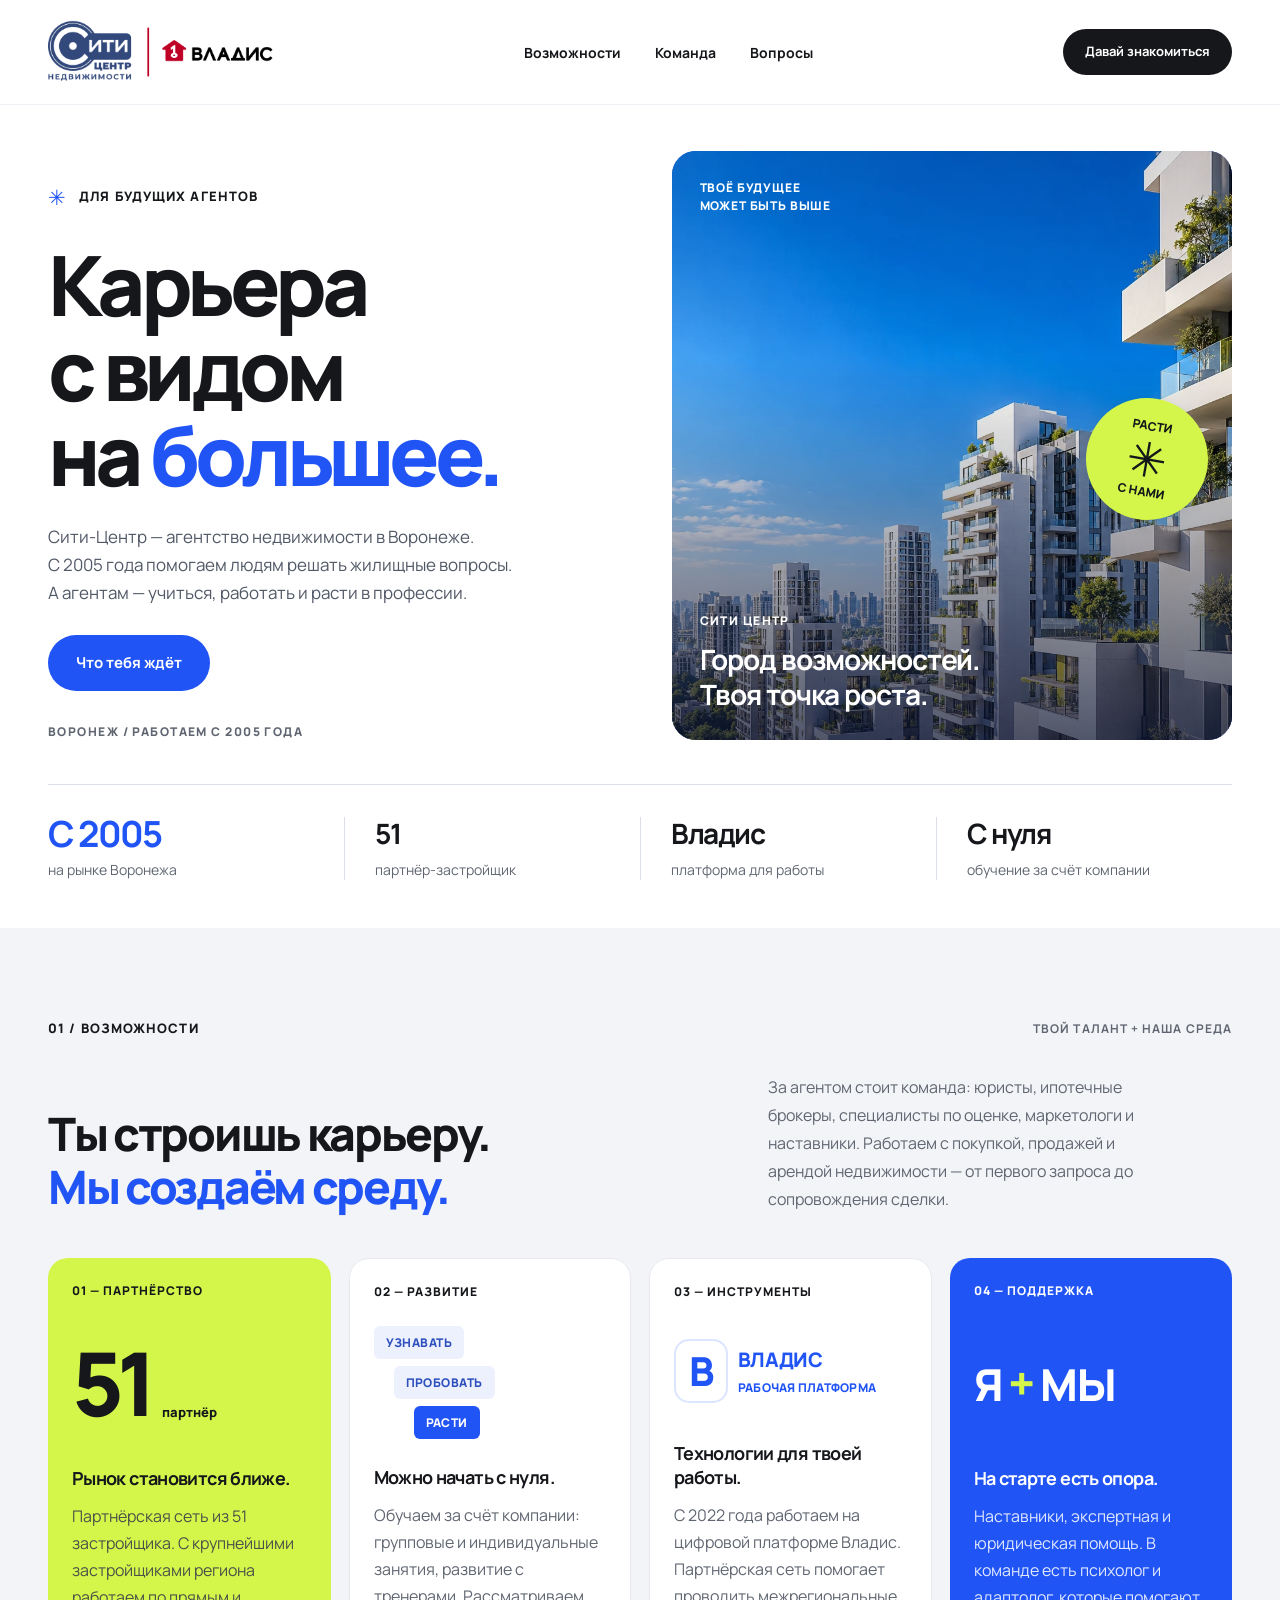
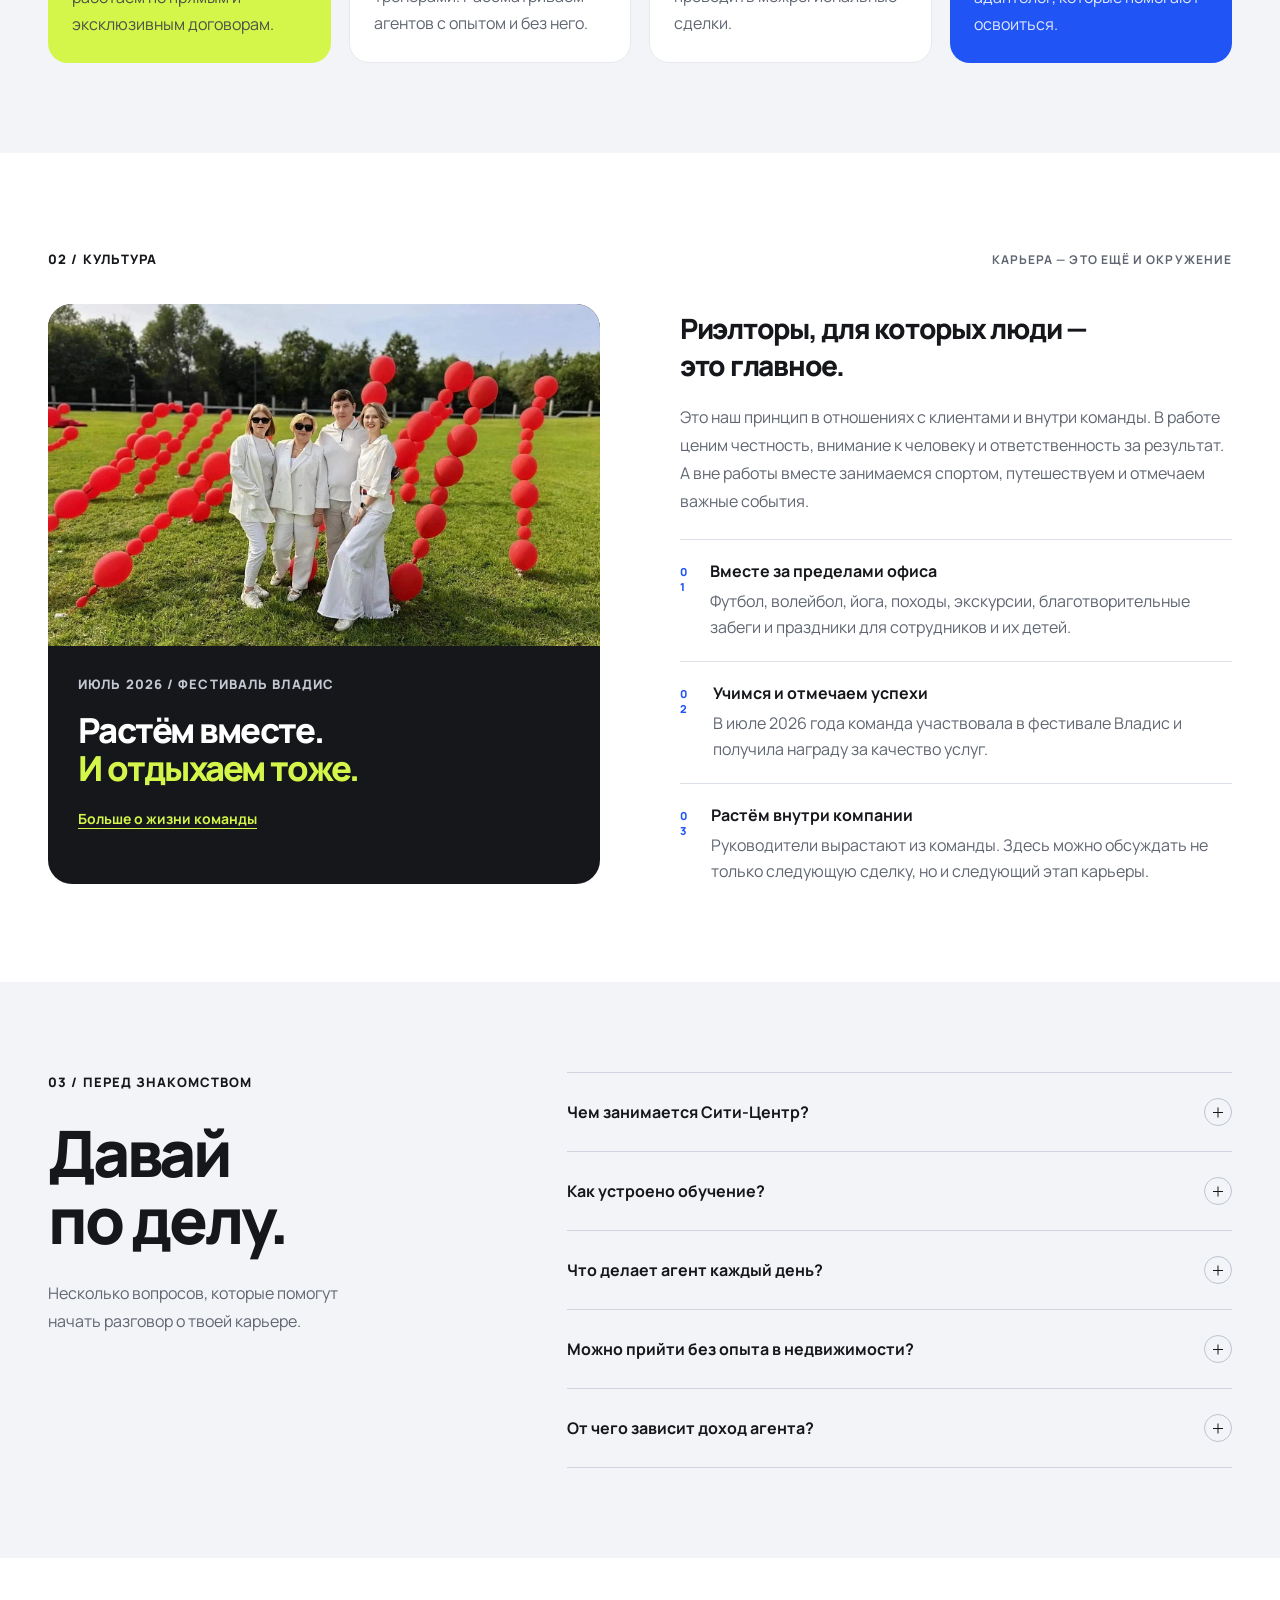
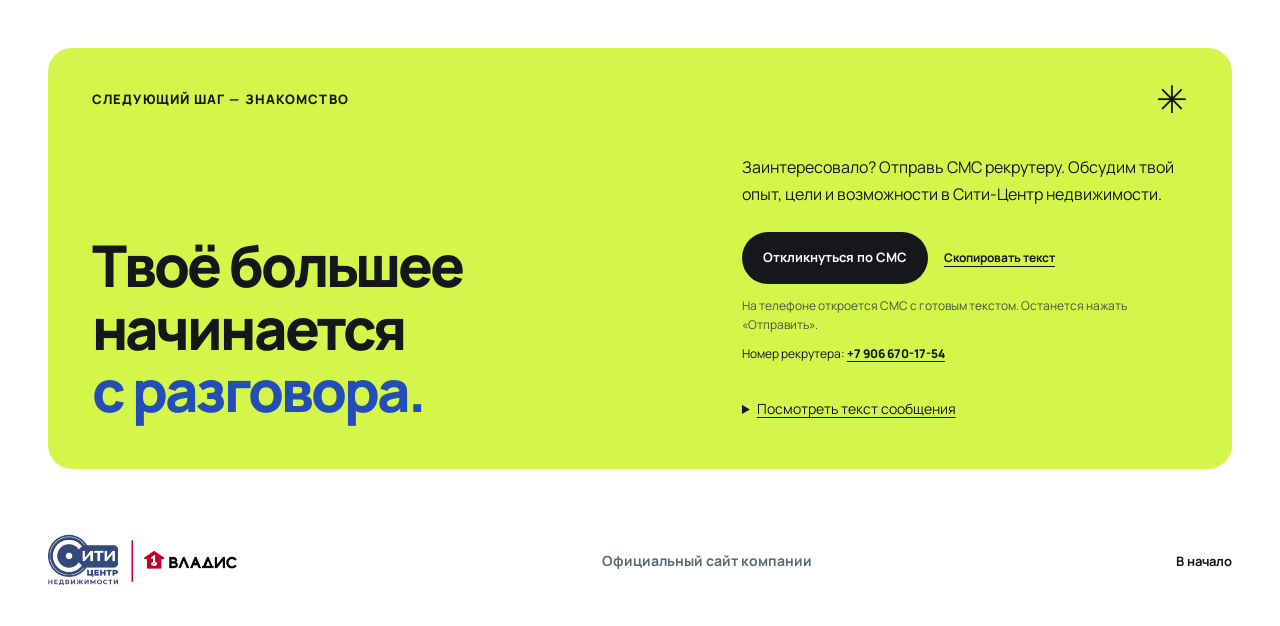
<file: index.html>
<!doctype html>
<html lang="ru">
<head>
  <meta charset="UTF-8">
  <meta name="viewport" content="width=device-width, initial-scale=1">
  <meta name="theme-color" content="#2154f5">
  <title>Карьера в Сити-Центр — недвижимость, Воронеж</title>
  <meta name="description" content="Сити-Центр: агентство недвижимости в Воронеже с 2005 года. Обучение с нуля, наставники, юридическая поддержка, 51 партнёр-застройщик и платформа Владис.">
  <meta property="og:title" content="Карьера в Сити-Центр — люди здесь главное">
  <meta property="og:description" content="Начни или продолжи карьеру в недвижимости: обучение за счёт компании, поддержка специалистов, платформа Владис и активная жизнь команды в Воронеже.">
  <meta property="og:type" content="website">
  <link rel="icon" type="image/svg+xml" href="data:image/svg+xml,%3Csvg xmlns='http://www.w3.org/2000/svg' viewBox='0 0 32 32'%3E%3Crect width='32' height='32' rx='8' fill='%232154f5'/%3E%3Cpath d='M23 9a10 10 0 1 0 0 14' fill='none' stroke='%23d4f64a' stroke-width='5'/%3E%3C/svg%3E">
  <link rel="stylesheet" href="assets/site.css">
  <script src="assets/site.js" defer></script>
</head>
<body>
  <a class="skip-link" href="#main">К содержанию</a>
  <header class="header">
    <div class="container header-inner">
      <a class="brand" href="#top" aria-label="Сити Центр недвижимости — в начало">
        <img class="brand-logo" src="assets/company-logo.png" alt="Сити-Центр недвижимости" width="327" height="93">
      </a>
      <nav class="desktop-nav" aria-label="Главная навигация">
        <a href="#possibilities">Возможности</a><a href="#culture">Команда</a><a href="#questions">Вопросы</a>
      </nav>
      <a class="button button-dark header-cta" href="#meet">Давай знакомиться</a>
      <button class="menu-toggle" aria-label="Открыть меню" aria-expanded="false" aria-controls="mobile-nav"><span></span><span></span></button>
    </div>
    <nav class="mobile-nav" id="mobile-nav" aria-label="Мобильная навигация" hidden>
      <a href="#possibilities">Возможности</a><a href="#culture">Команда</a><a href="#questions">Вопросы</a><a href="#meet">Давай знакомиться</a>
    </nav>
  </header>
  <main id="main">
    <section class="hero container" id="top">
      <div class="hero-copy">
        <p class="eyebrow"><span class="tiny-cross" aria-hidden="true">✳</span> ДЛЯ БУДУЩИХ АГЕНТОВ</p>
        <h1>Карьера<br>с видом<br>на <span>большее.</span></h1>
        <p class="hero-description">Сити-Центр — агентство недвижимости в Воронеже.<br class="desktop-break"> С 2005 года помогаем людям решать жилищные вопросы.<br>А агентам — учиться, работать и расти в профессии.</p>
        <a class="button button-blue" href="#possibilities">Что тебя ждёт</a>
        <p class="hero-footnote">ВОРОНЕЖ / РАБОТАЕМ С 2005 ГОДА</p>
      </div>
      <div class="hero-art">
        <img src="assets/career-hero.webp" alt="Архитектурная композиция современного города" width="1024" height="1024" fetchpriority="high">
        <div class="hero-art-shade"></div>
        <span class="art-top">ТВОЁ БУДУЩЕЕ<br>МОЖЕТ БЫТЬ ВЫШЕ</span>
        <div class="art-label"><span>СИТИ ЦЕНТР</span><p>Город возможностей.<br>Твоя точка роста.</p></div>
        <div class="art-sticker" aria-hidden="true"><span>РАСТИ</span><span class="sticker-star">✳</span><span>С НАМИ</span></div>
      </div>
    </section>
    <div class="container facts" aria-label="Что есть в Сити Центр недвижимости">
      <div class="fact"><strong>С 2005</strong><span>на рынке Воронежа</span></div>
      <div class="fact"><strong>51</strong><span>партнёр-застройщик</span></div>
      <div class="fact"><strong>Владис</strong><span>платформа для работы</span></div>
      <div class="fact"><strong>С нуля</strong><span>обучение за счёт компании</span></div>
    </div>
    <section class="possibilities section" id="possibilities">
      <div class="container">
        <div class="section-heading"><p class="eyebrow">01 / ВОЗМОЖНОСТИ</p><span class="section-aside">ТВОЙ ТАЛАНТ + НАША СРЕДА</span></div>
        <div class="heading-grid"><h2>Ты строишь карьеру.<br><span>Мы создаём среду.</span></h2><p>За агентом стоит команда: юристы, ипотечные брокеры, специалисты по оценке, маркетологи и наставники. Работаем с покупкой, продажей и арендой недвижимости — от первого запроса до сопровождения сделки.</p></div>
        <div class="benefits-grid">
          <article class="benefit benefit-lime"><span class="card-index">01 — ПАРТНЁРСТВО</span><div class="partner-stat">51<span>партнёр</span></div><div><h3>Рынок становится ближе.</h3><p>Партнёрская сеть из 51 застройщика. С крупнейшими застройщиками региона работаем по прямым и эксклюзивным договорам.</p></div></article>
          <article class="benefit benefit-white"><span class="card-index">02 — РАЗВИТИЕ</span><div class="learning-visual" aria-hidden="true"><span>УЗНАВАТЬ</span><span>ПРОБОВАТЬ</span><span>РАСТИ</span></div><div><h3>Можно начать с нуля.</h3><p>Обучаем за счёт компании: групповые и индивидуальные занятия, развитие с тренерами. Рассматриваем агентов с опытом и без него.</p></div></article>
          <article class="benefit benefit-white"><span class="card-index">03 — ИНСТРУМЕНТЫ</span><div class="platform-visual" aria-hidden="true"><span class="platform-symbol">В</span><span>ВЛАДИС<small>РАБОЧАЯ ПЛАТФОРМА</small></span></div><div><h3>Технологии для твоей работы.</h3><p>С 2022 года работаем на цифровой платформе Владис. Партнёрская сеть помогает проводить межрегиональные сделки.</p></div></article>
          <article class="benefit benefit-blue"><span class="card-index">04 — ПОДДЕРЖКА</span><div class="team-visual" aria-hidden="true">Я <span>+</span> МЫ</div><div><h3>На старте есть опора.</h3><p>Наставники, экспертная и юридическая помощь. В команде есть психолог и адаптолог, которые помогают освоиться.</p></div></article>
        </div>
      </div>
    </section>
    <section class="culture container section" id="culture">
      <div class="section-heading"><p class="eyebrow">02 / КУЛЬТУРА</p><span class="section-aside">КАРЬЕРА — ЭТО ЕЩЁ И ОКРУЖЕНИЕ</span></div>
      <div class="culture-grid">
        <figure class="culture-statement culture-real"><img src="assets/team-festival.webp" alt="Команда Сити-Центр на фестивале Владис, июль 2026 года" width="763" height="472" loading="lazy"><figcaption><p class="eyebrow">ИЮЛЬ 2026 / ФЕСТИВАЛЬ ВЛАДИС</p><h2>Растём вместе.<br><span>И отдыхаем тоже.</span></h2><a class="text-link" href="https://xn-----flckcgia1cckawdfre3e.xn--p1ai/corporate-life/" target="_blank" rel="noopener">Больше о жизни команды</a></figcaption></figure>
        <div class="culture-copy"><p class="large-copy">Риэлторы, для которых люди — это главное.</p><p>Это наш принцип в отношениях с клиентами и внутри команды. В работе ценим честность, внимание к человеку и ответственность за результат. А вне работы вместе занимаемся спортом, путешествуем и отмечаем важные события.</p><div class="culture-point"><span>01</span><div><h3>Вместе за пределами офиса</h3><p>Футбол, волейбол, йога, походы, экскурсии, благотворительные забеги и праздники для сотрудников и их детей.</p></div></div><div class="culture-point"><span>02</span><div><h3>Учимся и отмечаем успехи</h3><p>В июле 2026 года команда участвовала в фестивале Владис и получила награду за качество услуг.</p></div></div><div class="culture-point"><span>03</span><div><h3>Растём внутри компании</h3><p>Руководители вырастают из команды. Здесь можно обсуждать не только следующую сделку, но и следующий этап карьеры.</p></div></div></div>
      </div>
    </section>
    <section class="questions section" id="questions">
      <div class="container faq-grid">
        <div><p class="eyebrow">03 / ПЕРЕД ЗНАКОМСТВОМ</p><h2>Давай<br>по делу.</h2><p class="faq-intro">Несколько вопросов, которые помогут начать разговор о твоей карьере.</p></div>
        <div class="faq-list">
          <details><summary>Чем занимается Сити-Центр?<span class="faq-plus" aria-hidden="true"></span></summary><div class="faq-answer">Мы — агентство полного цикла в Воронеже, работаем с 2005 года. Помогаем покупать, продавать и арендовать недвижимость, подбирать ипотеку, оценивать объекты и сопровождать сделки.</div></details>
          <details><summary>Как устроено обучение?<span class="faq-plus" aria-hidden="true"></span></summary><div class="faq-answer">Есть обучение за счёт компании, занятия в группе и индивидуально. На сайте опубликованы документы собственного учебного центра. <a class="text-link" href="https://xn-----flckcgia1cckawdfre3e.xn--p1ai/about/tsentr-obrazovaniya/" target="_blank" rel="noopener">Посмотреть центр образования</a>.</div></details>
          <details><summary>Что делает агент каждый день?<span class="faq-plus" aria-hidden="true"></span></summary><div class="faq-answer">Общается с клиентами, подбирает и презентует объекты, организует показы, ведёт переговоры и работает в CRM. Юристы, ипотечные брокеры и другие специалисты помогают по своей части сделки.</div></details>
          <details><summary>Можно прийти без опыта в недвижимости?<span class="faq-plus" aria-hidden="true"></span></summary><div class="faq-answer">Да. На позиции специалистов по недвижимости рассматриваем кандидатов с опытом и без него. Важны общительность, внимание к клиентам и готовность учиться. Требования к выбранной роли обсудим на встрече.</div></details>
          <details><summary>От чего зависит доход агента?<span class="faq-plus" aria-hidden="true"></span></summary><div class="faq-answer">В партнёрской модели доход агента зависит от результатов сделок. Конкретный процент, формат сотрудничества и условия для выбранной роли обсуждаются с рекрутером.</div></details>
        </div>
      </div>
    </section>
    <section class="meet container" id="meet">
      <div class="meet-top"><p class="eyebrow">СЛЕДУЮЩИЙ ШАГ — ЗНАКОМСТВО</p><span aria-hidden="true">✳</span></div>
      <div class="meet-grid"><h2>Твоё большее<br>начинается<br><span>с разговора.</span></h2><div class="meet-copy"><p>Заинтересовало? Отправь СМС рекрутеру. Обсудим твой опыт, цели и возможности в Сити-Центр недвижимости.</p><div class="meet-actions"><a class="button button-dark" id="send-sms" href="sms:+79066701754?body=%D0%97%D0%B4%D1%80%D0%B0%D0%B2%D1%81%D1%82%D0%B2%D1%83%D0%B9%D1%82%D0%B5!%20%D0%A5%D0%BE%D1%87%D1%83%20%D1%80%D0%B0%D0%B1%D0%BE%D1%82%D0%B0%D1%82%D1%8C%20%D0%B2%20%C2%AB%D0%A1%D0%B8%D1%82%D0%B8-%D0%A6%D0%B5%D0%BD%D1%82%D1%80%20%D0%BD%D0%B5%D0%B4%D0%B2%D0%B8%D0%B6%D0%B8%D0%BC%D0%BE%D1%81%D1%82%D0%B8%C2%BB.%20%D0%9F%D0%BE%D0%B4%D1%81%D0%BA%D0%B0%D0%B6%D0%B8%D1%82%D0%B5%2C%20%D0%BF%D0%BE%D0%B6%D0%B0%D0%BB%D1%83%D0%B9%D1%81%D1%82%D0%B0%2C%20%D1%83%D1%81%D0%BB%D0%BE%D0%B2%D0%B8%D1%8F%20%D1%80%D0%B0%D0%B1%D0%BE%D1%82%D1%8B%20%D0%B0%D0%B3%D0%B5%D0%BD%D1%82%D0%B0%20%D0%B8%20%D0%BE%D0%B1%D1%83%D1%87%D0%B5%D0%BD%D0%B8%D1%8F.%20%D0%9A%D0%BE%D0%B3%D0%B4%D0%B0%20%D0%BC%D0%BE%D0%B6%D0%B5%D0%BC%20%D0%BF%D0%BE%D0%BE%D0%B1%D1%89%D0%B0%D1%82%D1%8C%D1%81%D1%8F%3F" data-phone="+79066701754" aria-describedby="sms-note">Откликнуться по СМС</a><button class="copy-button" id="copy-message" type="button">Скопировать текст</button></div><p class="sms-note" id="sms-note">На телефоне откроется СМС с готовым текстом. Останется нажать «Отправить».</p><p class="recruiter-contact">Номер рекрутера: <a href="tel:+79066701754">+7 906 670-17-54</a></p><p class="copy-feedback" id="copy-feedback" role="status" aria-live="polite"></p><details class="message-fallback"><summary>Посмотреть текст сообщения</summary><p id="message-text" tabindex="-1">Здравствуйте! Хочу работать в «Сити-Центр недвижимости». Подскажите, пожалуйста, условия работы агента и обучения. Когда можем пообщаться?</p></details></div></div>
    </section>
  </main>
  <footer class="footer container"><a class="brand footer-brand" href="#top"><img class="brand-logo" src="assets/company-logo.png" alt="Сити-Центр недвижимости" width="327" height="93" loading="lazy"></a><a class="official-site" href="https://xn-----flckcgia1cckawdfre3e.xn--p1ai/" target="_blank" rel="noopener">Официальный сайт компании</a><a href="#top">В начало</a></footer>
</body>
</html>
</file>
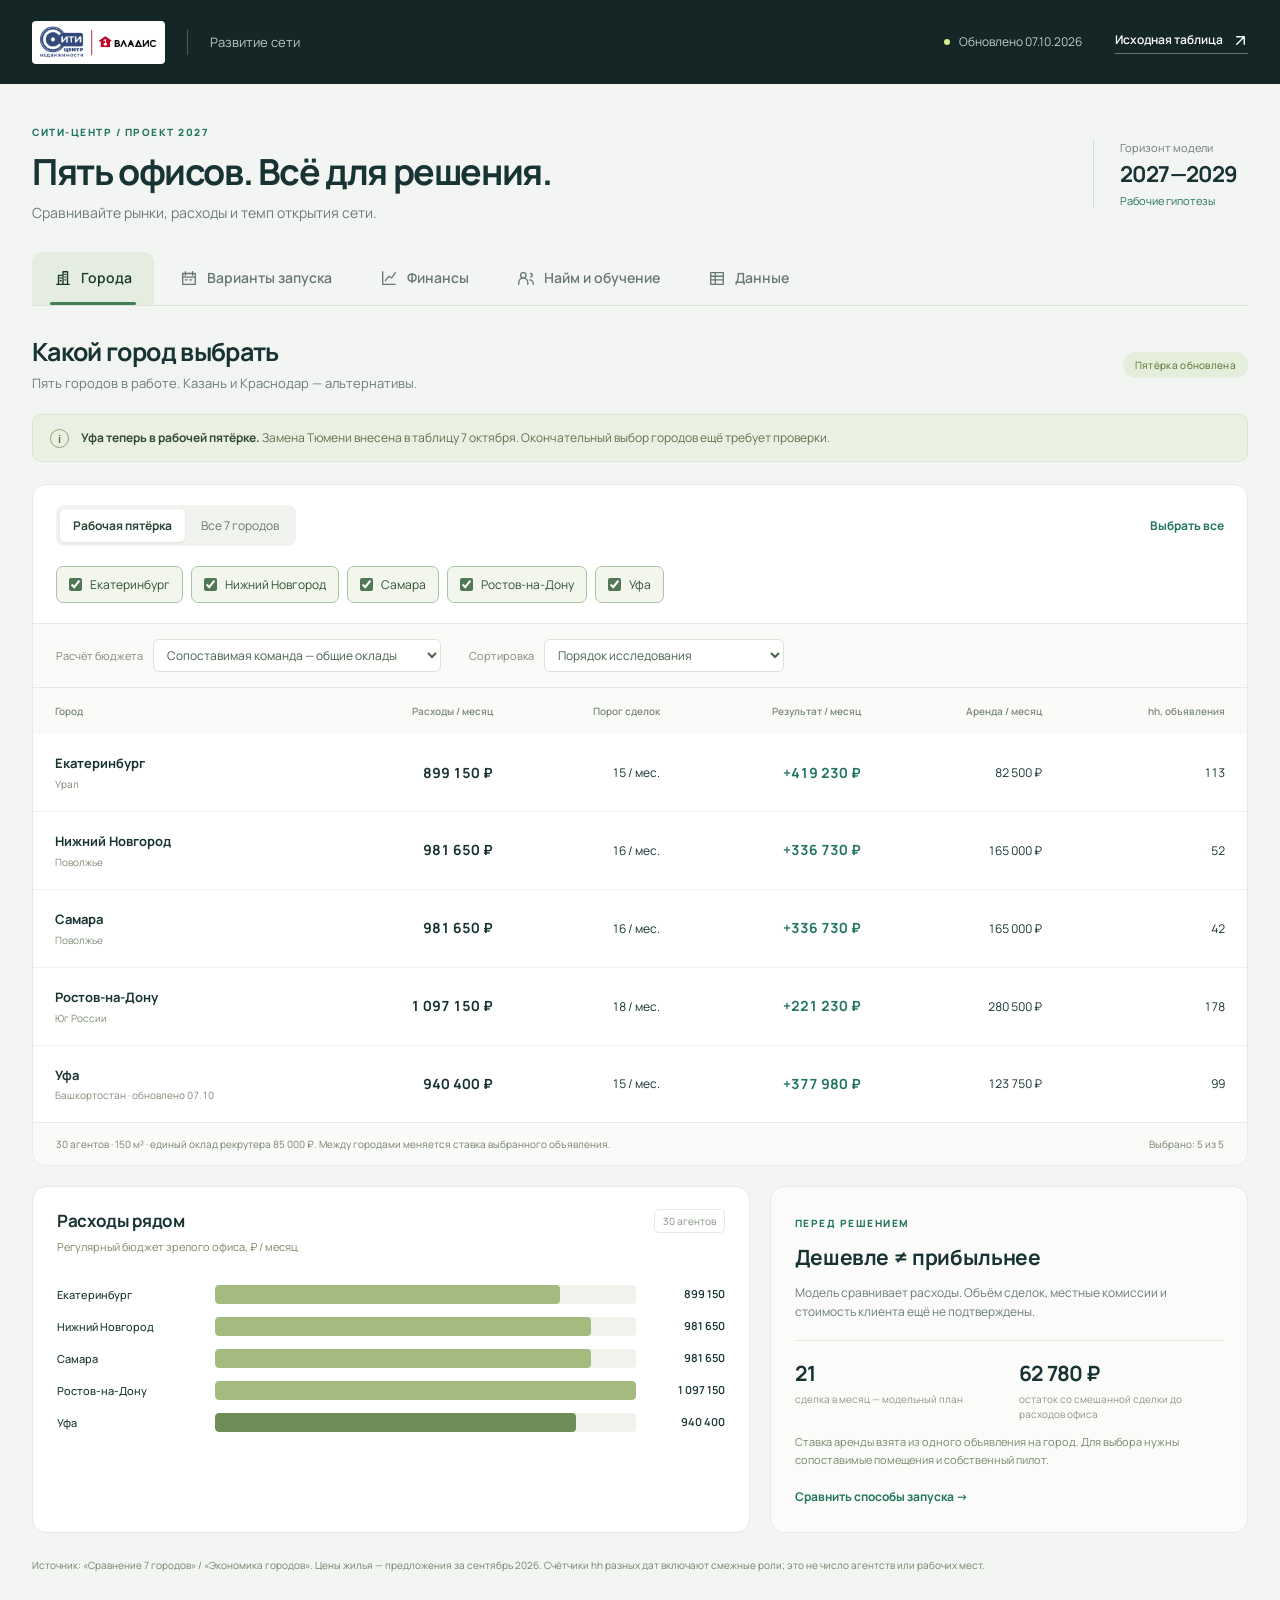
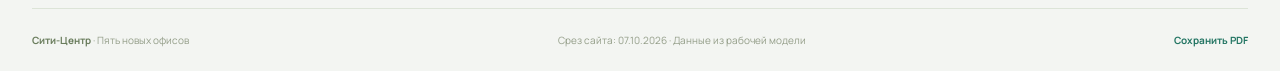
<file: 5offices/index.html>
<!doctype html>
<html lang="ru">
<head>
  <meta charset="utf-8">
  <meta name="viewport" content="width=device-width,initial-scale=1">
  <meta name="theme-color" content="#152627">
  <meta name="description" content="Сити-Центр: сравнение городов, бюджетов и вариантов открытия пяти офисов в 2027 году.">
  <title>5 офисов · Сити-Центр</title>
  <link rel="icon" href="assets/company-logo.png">
  <link rel="stylesheet" href="assets/site.css">
  <script defer src="assets/project-data.js"></script>
  <script defer src="assets/site.js"></script>
</head>
<body>
<a class="skip" href="#main">Перейти к содержимому</a>
<header class="brandbar"><div class="brand"><img src="assets/company-logo.png" alt="Сити-Центр"><span class="brand-divider"></span><span>Развитие сети</span></div><div class="header-actions"><span class="live-dot"></span><span>Обновлено 07.10.2026</span><a class="source-link" data-source target="_blank" rel="noopener">Исходная таблица <svg viewBox="0 0 16 16" aria-hidden="true"><path d="M4 12 12 4M4 4h8v8"/></svg></a></div></header>
<div class="shell">
  <div class="project-heading"><div><div class="eyebrow">СИТИ-ЦЕНТР / ПРОЕКТ 2027</div><h1>Пять офисов. Всё для решения.</h1><p>Сравнивайте рынки, расходы и темп открытия сети.</p></div><div class="project-badge"><span>Горизонт модели</span><b>2027—2029</b><small>Рабочие гипотезы</small></div></div>
  <nav class="view-nav" aria-label="Разделы проекта"><a href="#cities" data-view="cities" aria-current="page"><svg viewBox="0 0 20 20" aria-hidden="true"><path d="M3 17h14M5 17V7h5v10M10 17V3h5v14M7 10h1m-1 3h1m4-7h1m-1 3h1m-1 3h1"/></svg>Города</a><a href="#launch" data-view="launch"><svg viewBox="0 0 20 20" aria-hidden="true"><path d="M3 5h14v12H3zM3 9h14M6 3v4m8-4v4M6 12h2m3 0h2"/></svg>Варианты запуска</a><a href="#finance" data-view="finance"><svg viewBox="0 0 20 20" aria-hidden="true"><path d="M3 3v14h14M6 13l4-5 3 2 4-6"/></svg>Финансы</a><a href="#team" data-view="team"><svg viewBox="0 0 20 20" aria-hidden="true"><path d="M7 10a3 3 0 1 0 0-6 3 3 0 0 0 0 6zm8-1a2 2 0 1 0 0-4M2 17v-2a5 5 0 0 1 10 0v2m2-5a4 4 0 0 1 4 4v1"/></svg>Найм и обучение</a><a href="#data" data-view="data"><svg viewBox="0 0 20 20" aria-hidden="true"><path d="M3 4h14v13H3zM3 8h14M3 12h14M8 4v13"/></svg>Данные</a></nav>
  <main id="main">
    <section id="cities" class="view" aria-labelledby="cities-title">
      <div class="section-top"><div><h2 id="cities-title">Какой город выбрать</h2><p>Пять городов в работе. Казань и Краснодар — альтернативы.</p></div><span class="status-pill">Пятёрка обновлена</span></div>
      <div class="update-note"><span class="notice-icon">i</span><p><b>Уфа теперь в рабочей пятёрке.</b> Замена Тюмени внесена в таблицу 7 октября. Окончательный выбор городов ещё требует проверки.</p></div>
      <div class="panel city-panel">
        <div class="panel-toolbar"><div class="segmented" aria-label="Набор городов"><button data-scope="core" aria-pressed="true">Рабочая пятёрка</button><button data-scope="all" aria-pressed="false">Все 7 городов</button></div><button class="text-button" id="reset-cities">Выбрать все</button></div>
        <div id="city-picks" class="city-picks" aria-label="Выберите города для сравнения"></div>
        <div class="comparison-controls"><div><label for="cost-mode">Расчёт бюджета</label><select id="cost-mode"><option value="comparable">Сопоставимая команда — общие оклады</option><option value="local">Местные допущения — рабочая пятёрка</option></select></div><div><label for="city-sort">Сортировка</label><select id="city-sort"><option value="order">Порядок исследования</option><option value="cost">По расходам: меньше → больше</option><option value="result">По модельному результату</option></select></div></div>
        <p class="mobile-scroll-hint">Листайте таблицу вправо, чтобы сравнить все показатели →</p>
        <div class="table-scroll" tabindex="0" role="region" aria-label="Сравнение городов, таблицу можно прокручивать"><table class="city-table"><caption class="sr-only">Сравнение выбранных городов</caption><thead><tr><th scope="col">Город</th><th scope="col">Расходы / месяц</th><th scope="col">Порог сделок</th><th scope="col">Результат / месяц</th><th scope="col">Аренда / месяц</th><th scope="col">hh, объявления</th></tr></thead><tbody id="city-rows"></tbody></table></div>
        <div id="empty-cities" class="empty-state" hidden>Выберите хотя бы один город сверху, чтобы увидеть сравнение.</div>
        <div class="table-footer"><span id="comparison-description"></span><span id="selection-count" aria-live="polite"></span></div>
      </div>
      <div class="two-columns"><div class="panel chart-panel"><div class="panel-title"><div><h3>Расходы рядом</h3><p>Регулярный бюджет зрелого офиса, ₽ / месяц</p></div><span class="mini-label">30 агентов</span></div><div class="cost-bars" id="city-bars"></div></div><div class="panel context-panel"><span class="eyebrow">ПЕРЕД РЕШЕНИЕМ</span><h3>Дешевле ≠ прибыльнее</h3><p>Модель сравнивает расходы. Объём сделок, местные комиссии и стоимость клиента ещё не подтверждены.</p><div class="context-metrics"><div><b>21</b><span>сделка в месяц — модельный план</span></div><div><b>62 780 ₽</b><span>остаток со смешанной сделки до расходов офиса</span></div></div><p class="subtle">Ставка аренды взята из одного объявления на город. Для выбора нужны сопоставимые помещения и собственный пилот.</p><button class="text-button" data-go="launch">Сравнить способы запуска <span aria-hidden="true">→</span></button></div></div>
      <p class="source-note">Источник: «Сравнение 7 городов» / «Экономика городов». Цены жилья — предложения за сентябрь 2026. Счётчики hh разных дат включают смежные роли; это не число агентств или рабочих мест.</p>
    </section>

    <section id="launch" class="view" aria-labelledby="launch-title" hidden>
      <div class="section-top"><div><h2 id="launch-title">Как открывать сеть</h2><p>Три календаря на одинаковых допущениях. Общий старт — февраль 2027.</p></div><span class="status-pill neutral">Вариант ещё не выбран</span></div>
      <div class="launch-options" id="launch-options" aria-label="Выберите календарь для просмотра"></div>
      <div class="panel"><div class="panel-title"><div><h3>Что меняется вместе с календарём</h3><p>Базовый экономический сценарий · весь горизонт 2027–2029</p></div><span class="mini-label">Сравнение рядом</span></div><div class="table-scroll" tabindex="0" role="region" aria-label="Финансовое сравнение вариантов запуска"><table id="launch-comparison"></table></div></div>
      <div class="panel timeline-panel"><div class="panel-title"><div><h3 id="timeline-title">Календарь: волнами</h3><p>Офисы условные — города за ними ещё не закреплены</p></div><span class="mini-label">2027</span></div><div class="table-scroll" tabindex="0" role="region" aria-label="Календарь открытия офисов"><div id="timeline"></div></div></div>
      <div class="panel"><div class="panel-title"><div><h3>Если найм и сделки замедлятся</h3><p>Стресс-проверка относится к календарю «Волнами», независимо от выбранного выше варианта.</p></div></div><div class="table-scroll" tabindex="0" role="region" aria-label="Стресс-сценарии"><table id="stress-table"></table></div></div>
      <p class="source-note">Источник: «Очередность открытия», «Стресс-сценарий». Подготовка до открытия, дополнительные тренеры и наставнические премии в эти суммы не включены.</p>
    </section>

    <section id="finance" class="view" aria-labelledby="finance-title" hidden>
      <div class="section-top"><div><h2 id="finance-title">Деньги на весь проект</h2><p>Основная модель: январь, март, май, июль и сентябрь 2027. Пять условных офисов.</p></div><span class="status-pill neutral" id="finance-scenario"></span></div>
      <div class="metric-grid" id="finance-metrics"></div>
      <div class="panel"><div class="panel-title chart-title"><div><h3>Денежный поток</h3><p>Накопленный поток и результат отдельного месяца, млн ₽</p></div><div class="segmented" aria-label="Год финансовой модели"><button data-year="2027" aria-pressed="true">2027</button><button data-year="2028" aria-pressed="false">2028</button><button data-year="2029" aria-pressed="false">2029</button><button data-year="all" aria-pressed="false">Все годы</button></div></div><div class="chart-legend"><span><i class="cumulative"></i>Накопленный поток</span><span><i class="monthly"></i>Поток месяца</span></div><div id="finance-chart" class="finance-chart"></div><details class="detail-disclosure"><summary>Помесячные цифры <span>+</span></summary><div class="table-scroll" tabindex="0" role="region" aria-label="Помесячная финансовая модель"><table id="finance-table"></table></div></details></div>
      <div class="two-columns"><div class="panel"><div class="panel-title"><div><h3>Экономика одной сделки</h3><p>Модельные комиссии и выплаты, ₽</p></div></div><div class="table-scroll" tabindex="0" role="region" aria-label="Экономика сделки"><table id="trade-table"></table></div></div><div class="panel context-panel"><span class="eyebrow">КАК ЧИТАТЬ БЮДЖЕТ</span><h3>Три разных расчёта</h3><p><b>Города</b> — регулярные расходы зрелого офиса. Разовые вложения и обучение до сделок не входят.</p><p><b>Запуск</b> — сравнение трёх календарей с февраля 2027.</p><p><b>Финансы</b> — основная помесячная модель с января 2027. Она пока использует универсальные расходы и не объединена с местными сметами.</p><p class="subtle">Суммы разных расчётов нельзя складывать или считать согласованным городским бизнес-планом.</p></div></div>
      <p class="source-note">Источник: «Финансы», «Экономика сделки». Значения — гипотезы активного сценария. Денежная окупаемость к концу 2029 года не достигнута.</p>
    </section>

    <section id="team" class="view" aria-labelledby="team-title" hidden>
      <div class="section-top"><div><h2 id="team-title">Люди до открытия дверей</h2><p>Первый набор для пяти офисов: опытное ядро и отдельная программа для новичков.</p></div><span class="status-pill neutral">План, не фактические выходы</span></div>
      <div class="metric-grid" id="team-metrics"></div>
      <div class="panel"><div class="panel-title"><div><h3>Бюджеты найма по городам</h3><p>Первичный расчёт для 12 выходов. Местные дополнения пока вне общего денежного потока.</p></div></div><div class="table-scroll" tabindex="0" role="region" aria-label="Бюджеты найма"><table id="hiring-table"></table></div></div>
      <div class="two-columns"><div class="panel"><div class="panel-title"><div><h3>Мощность общей команды</h3><p>Окна найма и обучения — по два месяца</p></div></div><div id="capacity" class="capacity-list"></div></div><div class="panel"><div class="panel-title"><div><h3>Объём первого набора</h3><p>Плановая воронка на все пять офисов</p></div></div><div id="hiring-funnel" class="funnel"></div><p class="panel-footnote">Интервью рассчитаны по смешанному показателю АУП и агентов. Местная агентская конверсия пока не измерена.</p></div></div>
      <div class="panel"><div class="panel-title"><div><h3>Запас до первых поступлений новичка</h3><p>Расчётная доля расходов офиса и прямой подбор. Это не сумма выплат сотруднику.</p></div></div><div class="table-scroll" tabindex="0" role="region" aria-label="Затраты до первых комиссий новичков"><table id="newbie-table"></table></div><p class="panel-footnote">Модель: первые закрытия и поступления вторички с 4-го месяца, первички с 6-го. Это сценарий группы, а не обещание срока первой сделки человеку.</p></div>
    </section>

    <section id="data" class="view" aria-labelledby="data-title" hidden>
      <div class="section-top"><div><h2 id="data-title">Цифры из исходной таблицы</h2><p>Проверяйте детали расчётов и основания сравнения.</p></div><a class="source-link dark" data-source target="_blank" rel="noopener">Открыть Google Sheets <span aria-hidden="true">→</span></a></div>
      <div class="update-note"><span class="notice-icon">i</span><p>Сайт показывает данные, прочитанные <b>7 октября 2026</b>. Даты отдельных исследований отличаются. Изменения в Google Sheets пока не появляются здесь автоматически.</p></div>
      <div class="panel"><div class="panel-toolbar source-selector"><label for="source-select">Раздел источника</label><select id="source-select"></select></div><div id="raw-data" class="table-scroll raw-data" tabindex="0" role="region" aria-label="Значения из исходной таблицы"></div><div class="table-footer"><span id="source-range"></span><span>Просмотр сохранённых значений</span></div></div>
    </section>
  </main>
  <footer><span><b>Сити-Центр</b> · Пять новых офисов</span><span>Срез сайта: 07.10.2026 · Данные из рабочей модели</span><button id="print-button" class="text-button">Сохранить PDF</button></footer>
</div>
<dialog id="city-dialog"><div class="dialog-top"><span class="eyebrow">ГОРОД КРУПНЫМ ПЛАНОМ</span><button class="close-button" id="close-dialog" aria-label="Закрыть карточку города"><svg viewBox="0 0 20 20" aria-hidden="true"><path d="m5 5 10 10M15 5 5 15"/></svg></button></div><div id="city-detail"></div></dialog>
<noscript><p class="noscript-note">Для сравнения городов и просмотра расчётов включите JavaScript или откройте <a href="https://docs.google.com/spreadsheets/d/17VLUhYE2MeV78FpBGQdUhig3JvAh2j_HaQ3GlzqCpIE/edit">исходную таблицу</a>.</p></noscript>
</body>
</html>
</file>
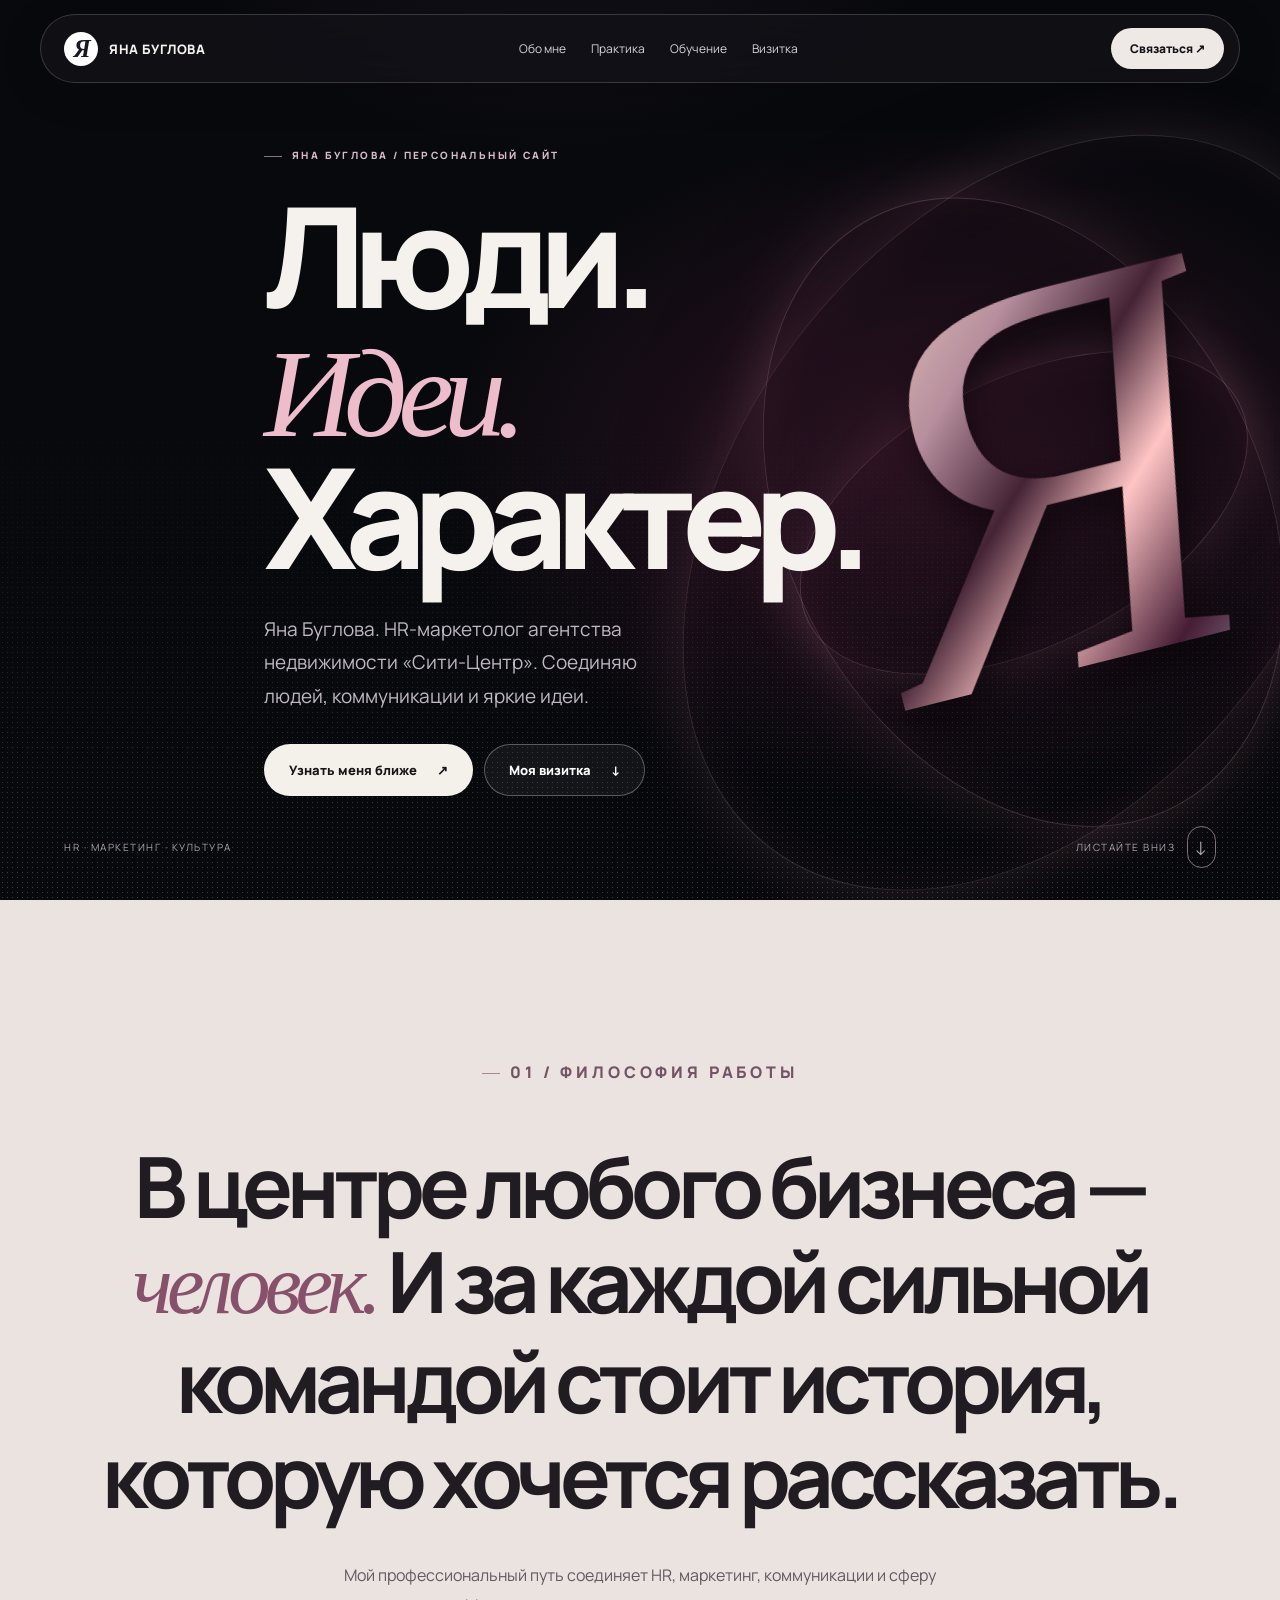
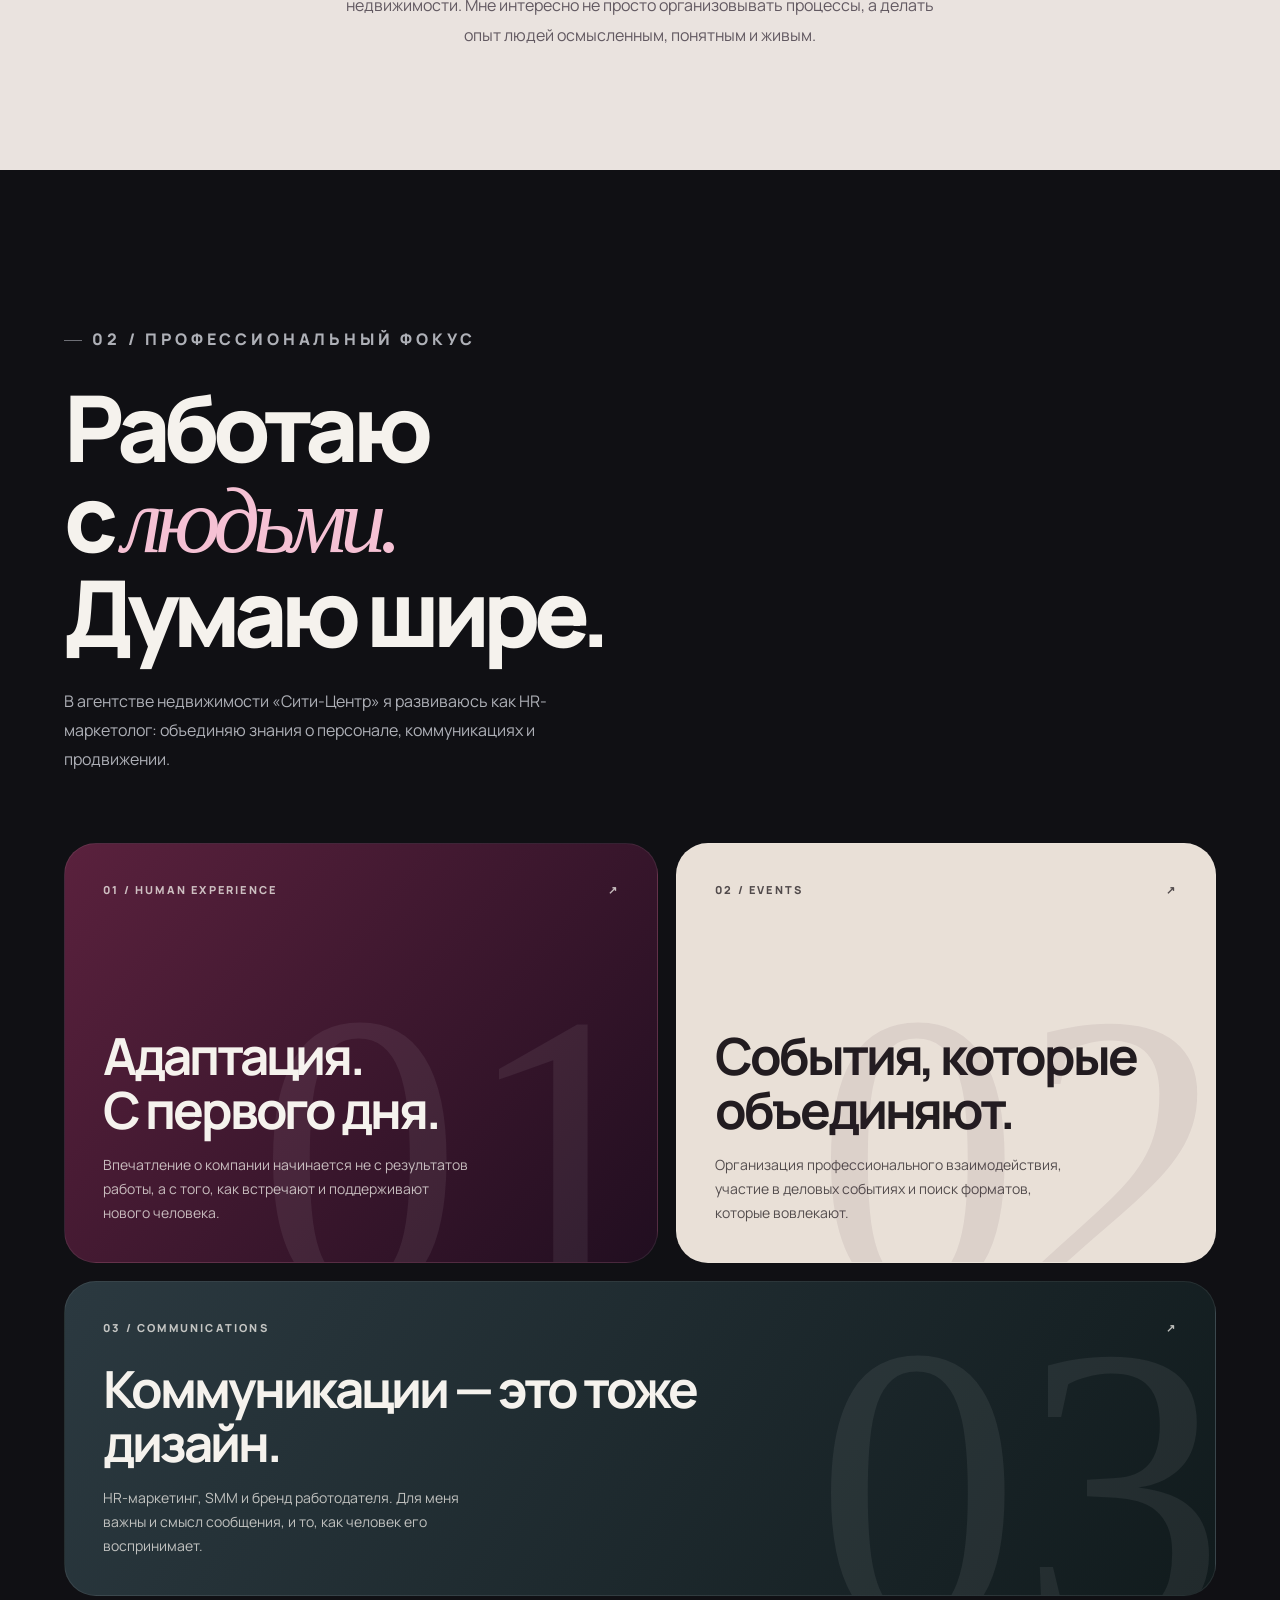
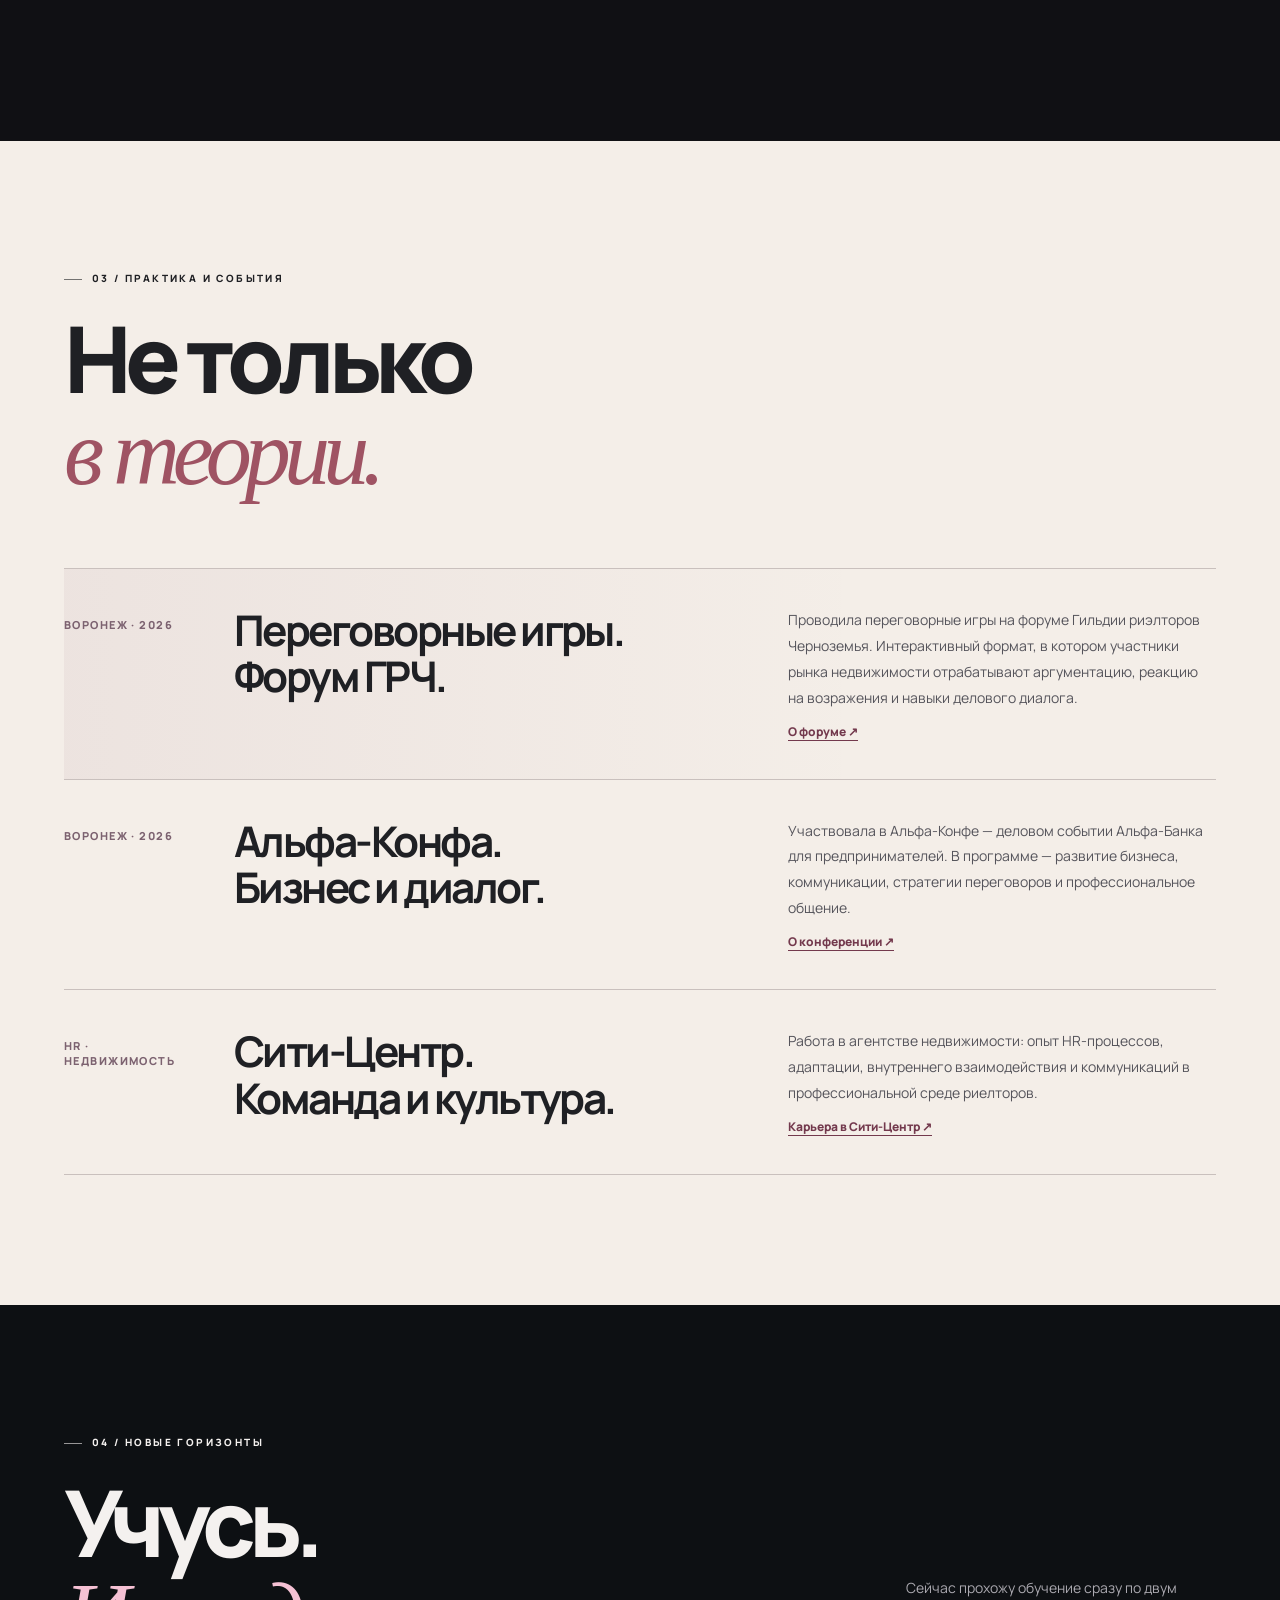
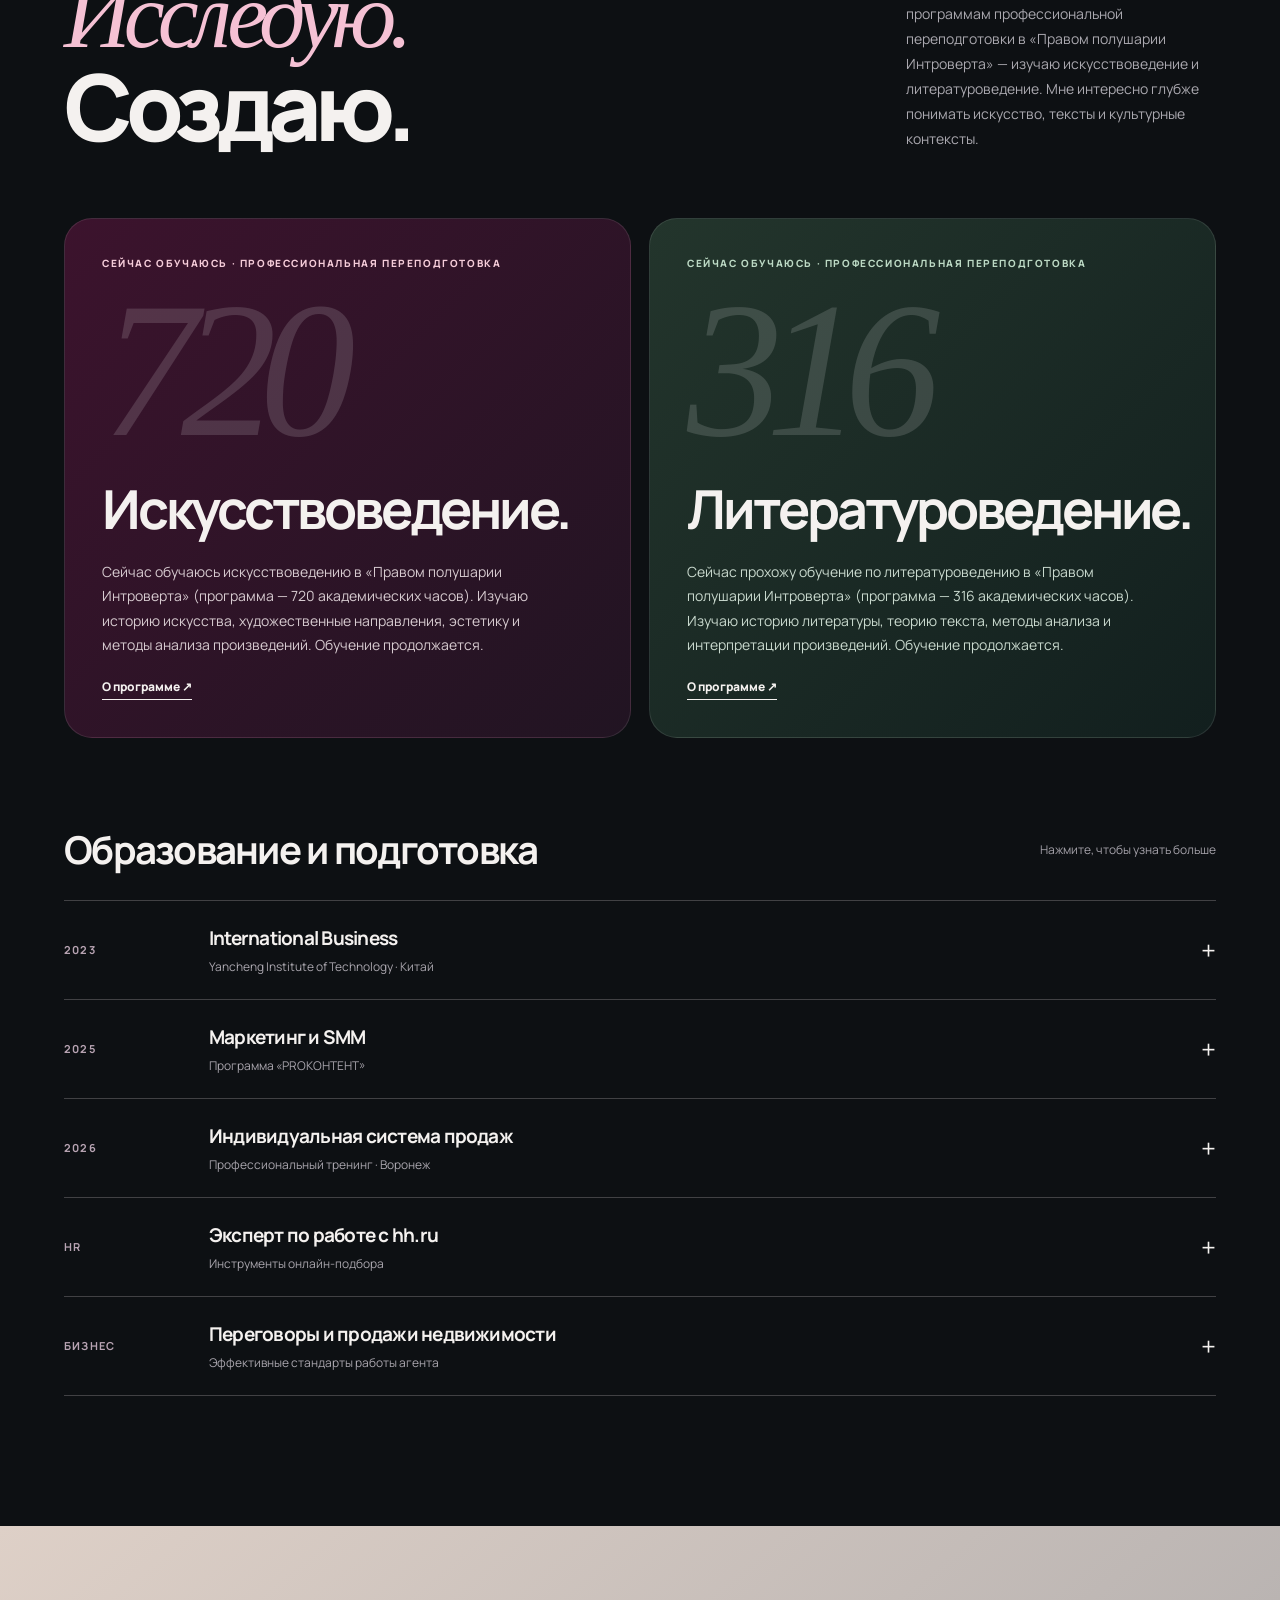
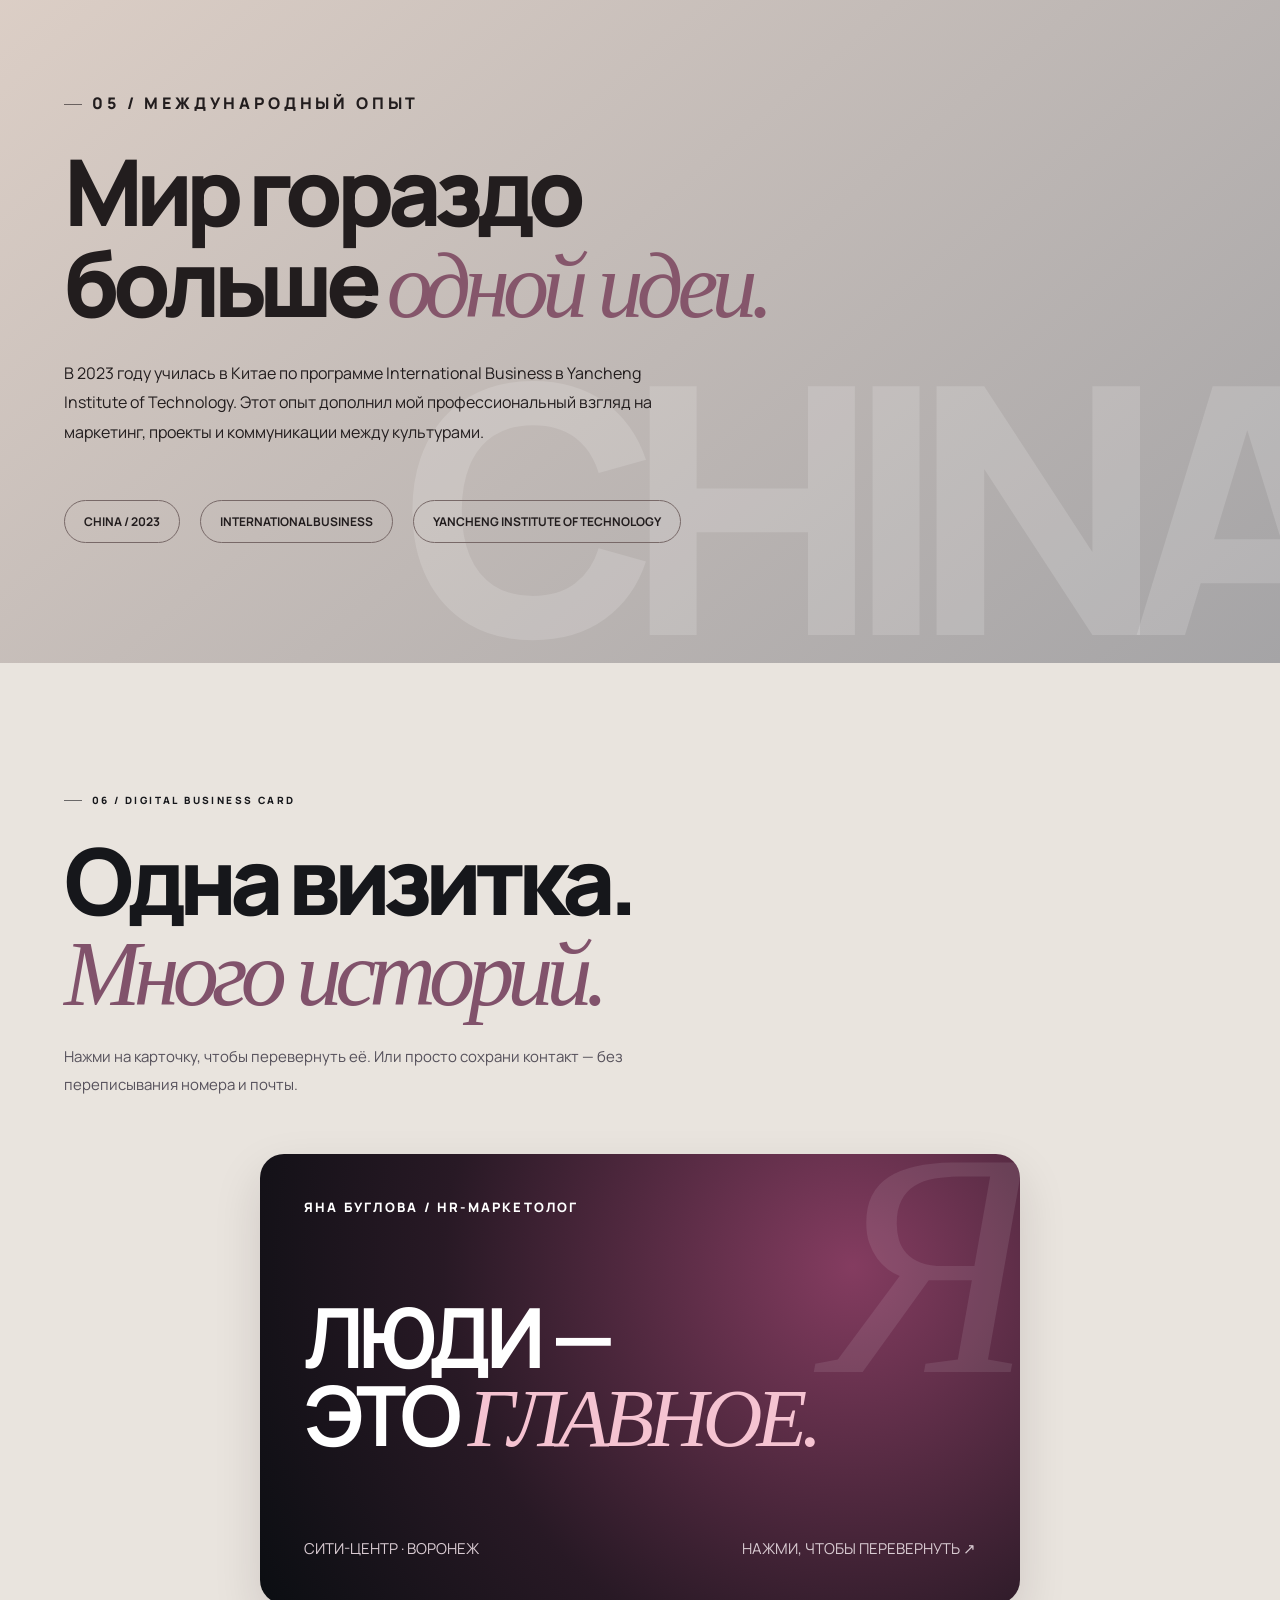
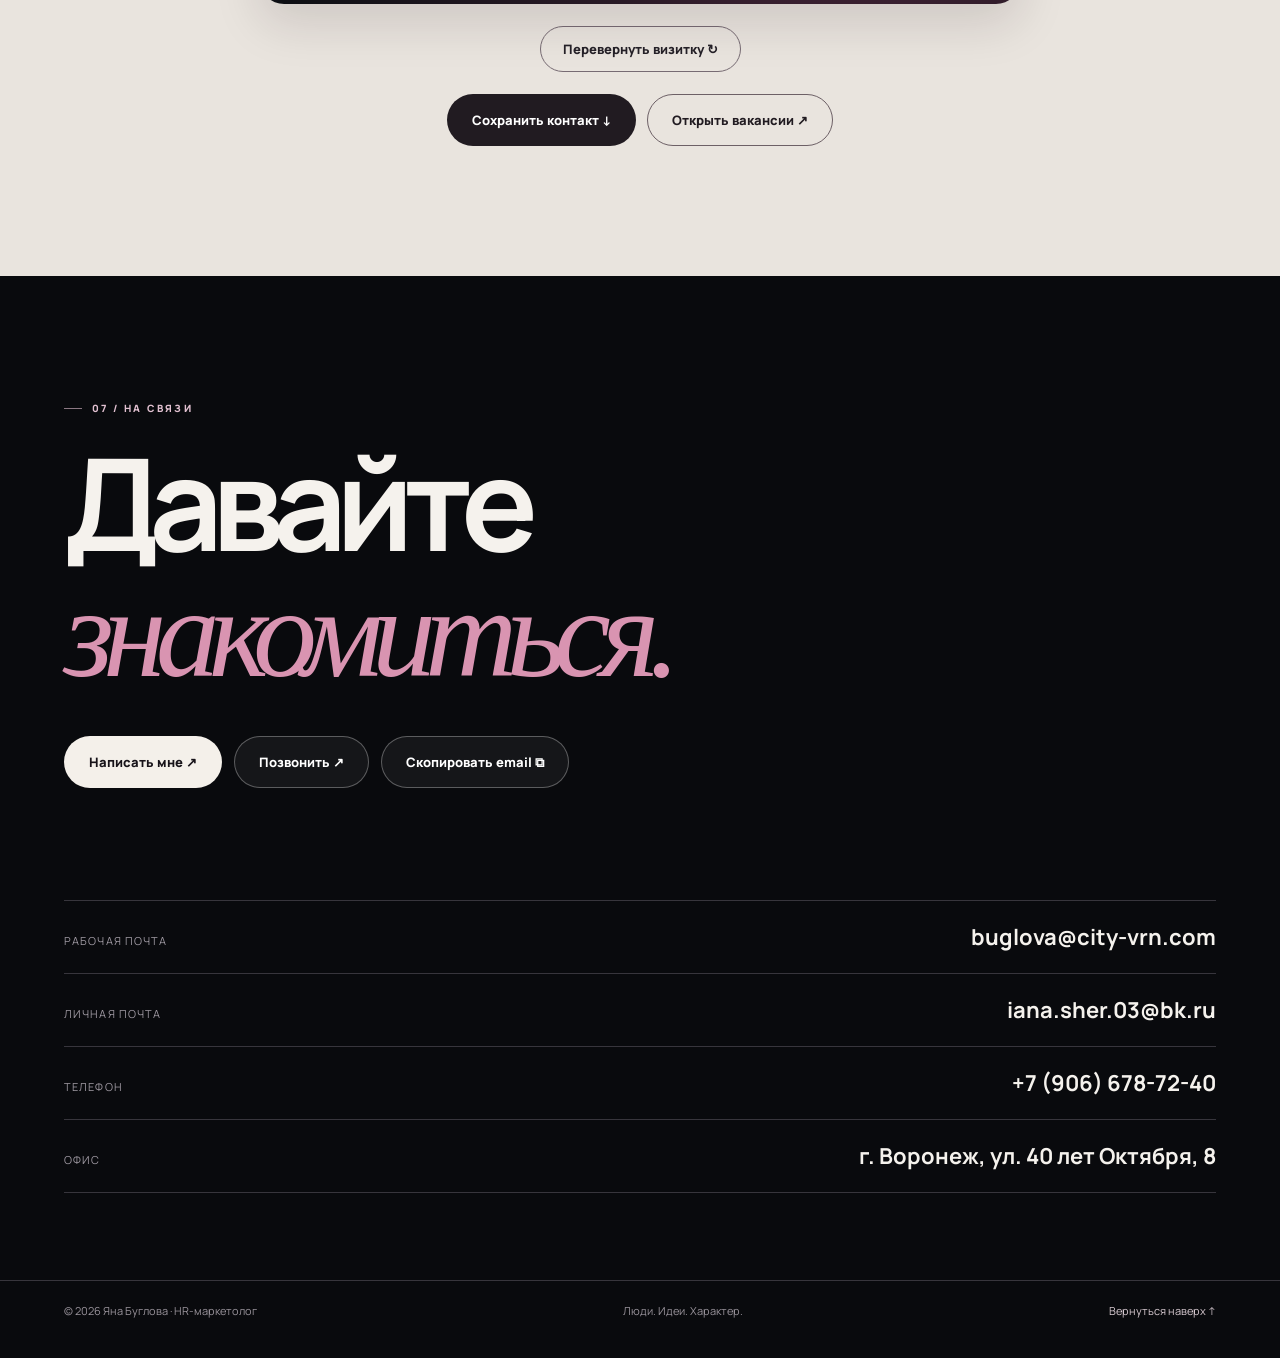
<file: yana-buglova/index.html>
<!doctype html>
<html lang="ru">
<head>
<meta charset="utf-8">
<meta name="viewport" content="width=device-width, initial-scale=1, viewport-fit=cover">
<meta name="theme-color" content="#0b0b10">
<meta name="description" content="Яна Буглова — HR-маркетолог агентства недвижимости «Сити-Центр». Люди, коммуникации, события, искусство и литература.">
<meta property="og:type" content="website">
<meta property="og:title" content="Яна Буглова — HR-маркетолог">
<meta property="og:description" content="Люди — это главное. История о коммуникации, профессионализме и любопытстве к миру.">
<meta property="og:url" content="https://hoglax.github.io/hrvacancycitycenter/yana-buglova/">
<link rel="canonical" href="https://hoglax.github.io/hrvacancycitycenter/yana-buglova/">
<link rel="icon" href="favicon.svg" type="image/svg+xml">
<title>Яна Буглова — люди, коммуникации, характер.</title>
<style>
@font-face{font-family:Manrope;src:url('assets/manrope-400.ttf') format('truetype');font-style:normal;font-weight:400;font-display:swap}
@font-face{font-family:Manrope;src:url('assets/manrope-500.ttf') format('truetype');font-style:normal;font-weight:500;font-display:swap}
@font-face{font-family:Manrope;src:url('assets/manrope-600.ttf') format('truetype');font-style:normal;font-weight:600;font-display:swap}
@font-face{font-family:Manrope;src:url('assets/manrope-700.ttf') format('truetype');font-style:normal;font-weight:700;font-display:swap}
@font-face{font-family:Manrope;src:url('assets/manrope-800.ttf') format('truetype');font-style:normal;font-weight:800;font-display:swap}
:root{--bg:#090a0d;--text:#f5f2ed;--mute:#b8b5b9;--wine:#651c3a;--wine2:#b85777;--gold:#e4cc98;--cream:#f4eee8;--ink:#181519}
*,*::before,*::after{box-sizing:border-box}
html{scroll-behavior:smooth;scroll-padding-top:90px}
body{margin:0;background:var(--bg);color:var(--text);font-family:Manrope,-apple-system,BlinkMacSystemFont,Arial,sans-serif;-webkit-font-smoothing:antialiased;overflow-x:hidden}
a{color:inherit;text-decoration:none}button{font:inherit;cursor:pointer}h1,h2,h3,p{margin:0}button,a,summary{-webkit-tap-highlight-color:transparent}
a:focus-visible,button:focus-visible,summary:focus-visible{outline:2px solid var(--gold);outline-offset:5px}
::selection{background:#bf7596;color:#0b0610}
.skip{position:absolute;top:-60px;left:12px;z-index:1000;background:#fff;color:#111;padding:12px}.skip:focus{top:12px}
.progress{position:fixed;top:0;left:0;right:0;height:3px;z-index:110;background:transparent;pointer-events:none}.progress span{display:block;height:100%;width:100%;background:linear-gradient(90deg,#b75581,#f4d2a0);transform:scaleX(0);transform-origin:left}
header.site-header{position:fixed;z-index:100;top:14px;left:50%;transform:translateX(-50%);display:flex;gap:24px;align-items:center;justify-content:space-between;width:min(1200px,calc(100% - 34px));padding:13px 15px 13px 23px;border:1px solid rgba(255,255,255,.17);border-radius:100px;background:rgba(20,18,24,.73);backdrop-filter:blur(30px) saturate(150%);-webkit-backdrop-filter:blur(30px) saturate(150%);box-shadow:0 8px 40px rgba(0,0,0,.18)}
.brand{display:inline-flex;align-items:center;gap:11px;white-space:nowrap;font-size:13px;font-weight:800;letter-spacing:.045em}.brand-sigil{display:grid;place-items:center;width:34px;height:34px;background:#fff;color:#1b1620;border-radius:50%;font-family:Georgia,serif;font-size:25px;font-style:italic;letter-spacing:-.08em}
.header-links{display:flex;gap:25px;align-items:center}.header-links a{font-size:12px;color:#d6d3d5;transition:color .2s}.header-links a:hover{color:#fff}
.header-cta{background:#eee9e4;color:#141118;padding:12px 19px;border-radius:40px;font-size:12px;font-weight:800;white-space:nowrap}
.mobile-menu{display:none;background:none;color:#fff;border:0;font-size:24px}
.wrap{width:min(1320px,100%);padding:0 clamp(23px,5vw,84px);margin:0 auto}
.chapter{font-size:10px;letter-spacing:.24em;text-transform:uppercase;font-weight:800}
.chapter:before{content:"";display:inline-block;width:18px;height:1px;background:currentColor;vertical-align:middle;margin-right:10px;opacity:.6}
.serif{font-family:Georgia,'Times New Roman',serif;font-weight:400;font-style:italic}
.hero{position:relative;min-height:100svh;overflow:hidden;display:flex;align-items:center;padding:144px 0 100px;isolation:isolate;background:radial-gradient(ellipse 53% 50% at 74% 52%,rgba(115,38,78,.38),transparent 75%),radial-gradient(ellipse 47% 60% at 44% -28%,rgba(110,80,120,.21),transparent 75%),#08090d}
.hero:after{content:"";position:absolute;inset:0;z-index:-1;opacity:.22;background-image:radial-gradient(#fff 0.4px,transparent 0.5px);background-size:5px 5px;mask-image:linear-gradient(to top,#000,transparent 55%)}
.hero-content{position:relative;z-index:3;max-width:880px}
.hero .chapter{color:#d6bbca;margin-bottom:29px}
.hero h1{font-size:clamp(66px,10.9vw,170px);line-height:.92;letter-spacing:-.092em;font-weight:800;max-width:920px}
.hero h1 em{font-family:Georgia,serif;font-weight:400;font-size:.9em;letter-spacing:-.085em;color:#edbdcb}
.hero-sub{max-width:420px;font-size:clamp(15px,1.65vw,19px);line-height:1.75;color:#c1b9c2;margin-top:33px}
.hero-buttons{display:flex;gap:11px;flex-wrap:wrap;margin-top:31px}
.pill{display:inline-flex;align-items:center;justify-content:center;gap:20px;border-radius:100px;padding:16px 24px;background:#f4f0ea;color:#171319;font-weight:800;font-size:13px;transition:transform .22s,background .22s;border:1px solid transparent}
.pill:hover{transform:translateY(-3px)}.pill.outline{background:rgba(255,255,255,.05);border-color:rgba(255,255,255,.3);color:#fff}
.hero-sculpture{position:absolute;top:50%;right:-15%;transform:translateY(-43%);width:min(70vw,940px);aspect-ratio:1;z-index:1;pointer-events:none;filter:drop-shadow(0 30px 80px rgba(0,0,0,.4))}
.orbit{position:absolute;inset:13%;border:1px solid rgba(243,193,209,.2);border-radius:50%;transform:rotate(-27deg) scaleX(.72);box-shadow:0 0 70px 5px rgba(200,127,147,.14),inset 0 0 70px rgba(180,80,110,.08)}
.orbit.o2{inset:3%;transform:rotate(37deg) scaleX(.68);border-color:rgba(226,201,179,.17)}
.orbit.o3{inset:23%;transform:rotate(63deg) scaleX(.55)}
.sculpt-letter{position:absolute;top:46%;left:52%;transform:translate(-50%,-50%) rotate(-14deg);font-family:Georgia,serif;font-style:italic;font-size:clamp(280px,45vw,700px);line-height:1;color:transparent;background:linear-gradient(135deg,#f1d8c3 8%,#b68e9d 32%,#442335 48%,#ffc5c5 62%,#461d35 80%,#b1b0bf 100%);background-clip:text;-webkit-background-clip:text;filter:drop-shadow(2px 18px 17px rgba(0,0,0,.48))}
.hero-bottom{position:absolute;bottom:32px;left:0;right:0;z-index:4;display:flex;align-items:center;justify-content:space-between;color:#aaa2ad;font-size:10px;letter-spacing:.15em;text-transform:uppercase}
.scroll-indicator{display:flex;align-items:center;gap:12px}.scroll-indicator i{display:grid;place-items:center;width:29px;height:42px;border:1px solid #81727b;border-radius:18px;font-style:normal;font-size:19px}
.statement{min-height:80vh;background:#eae3df;color:#201c22;display:flex;align-items:center;text-align:center;padding:120px 0}
.statement .chapter{color:#735365;margin-bottom:50px}
.statement h2{font-size:clamp(39px,6.6vw,101px);line-height:1.13;letter-spacing:-.07em;max-width:1110px;margin:auto;font-weight:700}
.statement h2 em{color:#88516b}
.statement p{max-width:620px;line-height:1.85;font-size:16px;margin:38px auto 0;color:#625961}
.section-title{font-size:clamp(48px,7.2vw,106px);line-height:.98;letter-spacing:-.075em;font-weight:800;margin-top:28px}
.section-title .serif{color:#f5c1d4}
.skills{padding:125px 0 145px;background:#101014;overflow:hidden}
.skills-lead{max-width:850px}
.skills-lead p{max-width:530px;font-size:16px;line-height:1.8;color:#aeb0b7;margin-top:30px}
.skills-grid{display:grid;grid-template-columns:1.1fr 1fr;gap:18px;margin-top:70px}
.skill-card{position:relative;min-height:420px;overflow:hidden;border-radius:32px;padding:38px;background:#241922;border:1px solid rgba(255,255,255,.08);display:flex;flex-direction:column;justify-content:space-between}
.skill-card:nth-child(2){background:#e9e0d7;color:#221c20}.skill-card:nth-child(3){grid-column:1/-1;min-height:315px;background:linear-gradient(122deg,#2b3940,#111b1d)}
.skill-top{display:flex;justify-content:space-between;align-items:center;font-size:11px;font-weight:800;letter-spacing:.2em;color:inherit;opacity:.76}
.skill-card h3{font-size:clamp(33px,4vw,58px);line-height:1.04;letter-spacing:-.06em;max-width:620px;z-index:2}
.skill-card p{line-height:1.7;max-width:365px;font-size:14px;opacity:.75;margin-top:17px;z-index:2}
.skill-card .art-number{position:absolute;right:-10px;bottom:-100px;font-family:Georgia,serif;font-size:clamp(280px,32vw,470px);line-height:1;color:rgba(255,255,255,.065);pointer-events:none}
.skill-card:nth-child(2) .art-number{color:rgba(70,30,50,.08)}
.skill-card:nth-child(1){background:linear-gradient(130deg,#5a213d,#210e20)}
.impact{background:var(--cream);color:#1f2024;padding:130px 0}
.impact .section-title{max-width:980px}.impact .section-title em{color:#9f5363}
.timeline{margin-top:70px;border-top:1px solid #c9c0bd}
.event{display:grid;grid-template-columns:140px 1.1fr .9fr;gap:30px;align-items:start;border-bottom:1px solid #c9c0bd;padding:38px 0}
.event-tag{color:#7c6270;font-weight:800;font-size:11px;letter-spacing:.13em;padding-top:10px}
.event h3{font-size:clamp(30px,3.3vw,47px);letter-spacing:-.06em;line-height:1.1}
.event p{font-size:14px;line-height:1.85;color:#55545b}
.event a{display:inline-block;margin-top:12px;color:#73394d;border-bottom:1px solid currentColor;font-size:12px;font-weight:800}
.event.first{background:linear-gradient(90deg,rgba(116,56,85,.06),transparent 70%)}
.learning{background:#0d1013;color:#f4f1ef;padding:130px 0}
.learning .section-title{max-width:1000px}
.learning-heading{display:flex;align-items:end;justify-content:space-between;gap:20px}
.learning-note{max-width:310px;color:#aba9b0;font-size:14px;line-height:1.8}
.learning-cards{display:grid;grid-template-columns:1fr 1fr;gap:18px;margin-top:66px}
.learning-card{position:relative;overflow:hidden;min-height:520px;padding:37px;border-radius:28px;display:flex;flex-direction:column;background:linear-gradient(135deg,#3c132d,#211422);border:1px solid rgba(255,255,255,.1)}
.learning-card.lit{background:linear-gradient(135deg,#23352c,#121f1e)}
.learning-card small{font-size:10px;letter-spacing:.16em;text-transform:uppercase;color:#f5ccd9;font-weight:800}
.learning-card.lit small{color:#bcd9c4}
.learning-card .big-num{margin:auto 0;font-family:Georgia,serif;font-style:italic;font-size:clamp(115px,15vw,208px);letter-spacing:-.09em;line-height:1;color:rgba(255,255,255,.14)}
.learning-card h3{font-size:clamp(31px,4.2vw,55px);letter-spacing:-.06em}
.learning-card p{margin-top:15px;font-size:14px;line-height:1.72;color:#d7cbd0;max-width:470px}
.learning-card.lit p{color:#c9d9ce}
.learning-card a{width:max-content;margin-top:21px;font-size:12px;font-weight:800;border-bottom:1px solid currentColor;padding-bottom:4px}
.credentials{margin-top:85px}
.credentials-header{display:flex;justify-content:space-between;align-items:center;padding-bottom:24px;border-bottom:1px solid #414144;gap:20px}
.credentials h3{font-size:clamp(25px,3vw,42px);letter-spacing:-.045em}
.credentials-header p{font-size:12px;color:#a4a1a9}
.credentials details{border-bottom:1px solid #414144}
.credentials summary{display:grid;grid-template-columns:120px 1fr auto;gap:25px;align-items:center;padding:24px 0;list-style:none;cursor:pointer}
.credentials summary::-webkit-details-marker{display:none}
.credentials .year{font-size:11px;letter-spacing:.11em;color:#b8a4b3;font-weight:700}
.credentials .degree{font-size:19px;font-weight:700;letter-spacing:-.04em}
.credentials .degree span{display:block;font-size:12px;margin-top:7px;font-weight:400;color:#a9a5ad;letter-spacing:0}
.credentials .plus{font-size:26px;font-weight:300;transition:transform .2s}
.credentials details[open] .plus{transform:rotate(45deg)}
.credentials .details{padding:0 40px 26px 145px;color:#bdb9c0;line-height:1.85;font-size:14px;max-width:890px}
.world{position:relative;overflow:hidden;background:linear-gradient(140deg,#ded0c7,#a5a4a6);color:#221d1e;padding:135px 0 120px}
.world:after{content:"CHINA";position:absolute;right:-4vw;bottom:-6vw;font-size:clamp(170px,27vw,490px);font-weight:800;letter-spacing:-.1em;color:rgba(255,255,255,.15);pointer-events:none}
.world .wrap{position:relative;z-index:2}
.world .section-title{max-width:980px}.world .section-title em{color:#85566b}
.world p{max-width:610px;margin-top:28px;font-size:16px;line-height:1.85}
.world .meta{display:flex;gap:20px;margin-top:52px;flex-wrap:wrap}
.world .meta span{padding:12px 19px;border:1px solid #786968;border-radius:100px;font-size:12px;font-weight:700}
.card-stage{padding:130px 0;background:#e9e4de;color:#16171b}
.card-stage .section-title{max-width:780px}.card-stage .section-title .serif{color:#81526b}
.card-intro{max-width:570px;margin-top:24px;font-size:15px;line-height:1.85;color:#56515b}
.flip-scene{width:min(760px,100%);aspect-ratio:1.69;perspective:1400px;margin:55px auto 22px}
.flip{width:100%;height:100%;position:relative;transform-style:preserve-3d;transition:transform .8s cubic-bezier(.19,1,.22,1);cursor:pointer}
.flip.is-flipped{transform:rotateY(180deg)}
.flip-face{position:absolute;inset:0;backface-visibility:hidden;-webkit-backface-visibility:hidden;border-radius:24px;overflow:hidden;display:flex;flex-direction:column;padding:clamp(20px,4vw,44px);box-shadow:0 20px 48px rgba(30,16,27,.13)}
.flip-front{background:radial-gradient(circle at 78% 25%,#843c60,#281925 60%,#0b0e12);color:#fff;justify-content:space-between}
.flip-front:after{content:"Я";font-family:Georgia,serif;position:absolute;right:-15px;top:-50px;font-style:italic;font-size:clamp(170px,32vw,320px);line-height:1;color:rgba(255,255,255,.095)}
.flip-front .tiny{font-size:clamp(9px,1.4vw,13px);font-weight:800;letter-spacing:.17em}
.flip-front strong{font-size:clamp(38px,7vw,83px);line-height:.94;letter-spacing:-.07em;max-width:600px}
.flip-front strong em{font-family:Georgia,serif;font-weight:400;color:#f5c3d1}
.flip-front .bottom{display:flex;justify-content:space-between;gap:20px;font-size:clamp(11px,1.5vw,15px);color:#d9cbd2}
.flip-back{transform:rotateY(180deg);background:#f7f3ed;color:#1b171e;justify-content:space-between}
.flip-back h3{font-size:clamp(24px,3.9vw,44px);line-height:1.05;letter-spacing:-.06em}
.flip-back p{font-size:clamp(10px,1.6vw,14px);line-height:1.4;color:#685461}
.flip-back .contact-mini{display:grid;gap:8px;font-size:clamp(11px,1.6vw,16px);font-weight:700}
.flip-back .contact-mini a{text-decoration:underline;text-underline-offset:3px}
.flip-control{display:flex;align-items:center;justify-content:center;margin:auto;border:1px solid #776b73;background:transparent;border-radius:100px;padding:13px 22px;color:#252128;font-size:13px;font-weight:800}
.final{background:#090a0d;min-height:78vh;padding:125px 0 60px;display:flex;align-items:center}
.final .chapter{color:#e1c0d0}
.final h2{font-size:clamp(63px,10vw,155px);line-height:.98;letter-spacing:-.085em;margin:25px 0 40px;max-width:1050px}
.final h2 em{font-family:Georgia,serif;font-weight:400;color:#d994b1}
.final-ctas{display:flex;gap:12px;flex-wrap:wrap}
.contact-lines{margin-top:75px;border-top:1px solid #37353c}
.contact-line{padding:21px 0;display:flex;justify-content:space-between;gap:30px;border-bottom:1px solid #37353c;align-items:baseline}
.contact-line small{font-size:11px;color:#9e98a1;text-transform:uppercase;letter-spacing:.1em}
.contact-line a,.contact-line span{font-size:clamp(13px,2vw,22px);font-weight:700;word-break:break-word}
footer{padding:27px 0 40px;background:#090a0d;color:#99939b}.footer-inner{display:flex;justify-content:space-between;gap:20px;border-top:1px solid #37353c;padding-top:22px;font-size:11px}.footer-inner a{color:#d8cad1}
.reveal{opacity:0;transform:translateY(30px);transition:opacity .75s ease,transform .75s cubic-bezier(.17,.75,.31,1)}
.reveal.visible{opacity:1;transform:none}
@media(max-width:900px){.hero-sculpture{width:90vw;right:-25%;opacity:.52}.hero-content{max-width:780px}.event{grid-template-columns:100px 1fr}.event p{grid-column:2}.learning-heading{display:block}.learning-note{margin-top:25px}.header-links{gap:15px}.header-links a{font-size:11px}}
@media(max-width:680px){header.site-header{top:9px;width:calc(100% - 20px);padding:9px 10px 9px 14px}.header-links{display:none;position:absolute;top:calc(100% + 8px);left:0;right:0;flex-direction:column;align-items:stretch;gap:0;padding:8px 14px 12px;background:rgba(20,18,24,.96);border:1px solid #5c4f58;border-radius:20px;backdrop-filter:blur(20px)}.header-links.open{display:flex}.header-links a{font-size:14px;padding:12px 6px}.mobile-menu{display:block}.header-cta{font-size:11px;padding:11px 15px;margin-left:auto}.brand{font-size:11px}.brand-sigil{width:30px;height:30px}.hero{align-items:flex-end;padding:170px 0 117px;min-height:92svh}.hero-content{max-width:100%}.hero h1{font-size:clamp(61px,16vw,100px)}.hero-sculpture{right:-36%;top:37%;width:110vw;opacity:.5}.hero-sub{font-size:14px;margin-top:25px}.hero-buttons{margin-top:23px}.hero-bottom{bottom:25px}.hero-bottom>span{max-width:140px;line-height:1.6}.statement{min-height:70vh;padding:90px 0}.statement .chapter{margin-bottom:34px}.statement h2{font-size:clamp(39px,10vw,63px)}.statement p{font-size:14px}.skills,.impact,.learning,.world,.card-stage{padding:90px 0}.section-title{font-size:clamp(47px,11vw,71px)}.skills-grid,.learning-cards{grid-template-columns:1fr;gap:13px;margin-top:42px}.skill-card{min-height:325px;padding:28px}.skill-card:nth-child(3){grid-column:auto;min-height:310px}.skill-card .art-number{font-size:310px;bottom:-80px}.event{display:block;padding:28px 0}.event-tag{margin-bottom:13px}.event h3{margin-bottom:15px}.event p{font-size:13px}.timeline{margin-top:40px}.learning-note{font-size:13px}.learning-card{min-height:400px;padding:27px}.learning-card .big-num{font-size:136px}.learning-card h3{font-size:35px}.credentials{margin-top:60px}.credentials-header{display:block}.credentials-header p{margin-top:10px}.credentials summary{grid-template-columns:65px 1fr auto;gap:12px}.credentials .degree{font-size:15px}.credentials .degree span{font-size:11px}.credentials .year{font-size:10px}.credentials .details{padding:0 18px 23px 76px;font-size:12px}.world p{font-size:14px}.flip-scene{margin-top:40px}.flip-face{border-radius:16px}.flip-front strong{font-size:clamp(33px,9vw,65px)}.flip-front .bottom{font-size:10px}.flip-back .contact-mini{gap:5px}.flip-back h3{font-size:24px}.final{padding:90px 0 45px}.final h2{font-size:clamp(53px,13vw,84px)}.contact-lines{margin-top:54px}.contact-line{display:block}.contact-line small{display:block;margin-bottom:9px}.contact-line a,.contact-line span{font-size:16px}.footer-inner{flex-wrap:wrap;line-height:1.7}}
@media(prefers-reduced-motion:reduce){html{scroll-behavior:auto}*,*:before,*:after{transition-duration:.01ms!important;animation-duration:.01ms!important}.reveal{opacity:1;transform:none}}
</style>
</head>
<body>
<a class="skip" href="#main">К содержанию</a>
<div class="progress" aria-hidden="true"><span id="progress-fill"></span></div>
<header class="site-header">
<a class="brand" href="#top"><span class="brand-sigil">Я</span><span>ЯНА БУГЛОВА</span></a>
<nav class="header-links" id="main-menu" aria-label="Разделы сайта">
<a href="#approach">Обо мне</a><a href="#work">Практика</a><a href="#learning">Обучение</a><a href="#card">Визитка</a>
</nav>
<a class="header-cta" href="#contact">Связаться ↗</a>
<button type="button" class="mobile-menu" aria-expanded="false" aria-controls="main-menu" aria-label="Открыть меню">☰</button>
</header>
<main id="main">
<section class="hero" id="top" aria-labelledby="hero-title">
<div class="hero-sculpture" aria-hidden="true"><span class="orbit"></span><span class="orbit o2"></span><span class="orbit o3"></span><span class="sculpt-letter">Я</span></div>
<div class="wrap hero-content">
<p class="chapter reveal">Яна Буглова / Персональный сайт</p>
<h1 id="hero-title" class="reveal">Люди.<br><em>Идеи.</em><br>Характер.</h1>
<p class="hero-sub reveal">Яна Буглова. HR-маркетолог агентства недвижимости «Сити-Центр». Соединяю людей, коммуникации и яркие идеи.</p>
<div class="hero-buttons reveal"><a class="pill" href="#approach">Узнать меня ближе <span aria-hidden="true">↗</span></a><a class="pill outline" href="#card">Моя визитка <span aria-hidden="true">↓</span></a></div>
</div>
<div class="wrap hero-bottom"><span>HR · МАРКЕТИНГ · КУЛЬТУРА</span><span class="scroll-indicator">Листайте вниз <i aria-hidden="true">↓</i></span></div>
</section>
<section class="statement" id="approach" aria-labelledby="statement-title"><div class="wrap">
<p class="chapter reveal">01 / Философия работы</p>
<h2 id="statement-title" class="reveal">В центре любого бизнеса — <em class="serif">человек.</em> И за каждой сильной командой стоит история, которую хочется рассказать.</h2>
<p class="reveal">Мой профессиональный путь соединяет HR, маркетинг, коммуникации и сферу недвижимости. Мне интересно не просто организовывать процессы, а делать опыт людей осмысленным, понятным и живым.</p>
</div></section>
<section class="skills" id="expertise" aria-labelledby="skills-title"><div class="wrap">
<div class="skills-lead reveal"><p class="chapter">02 / Профессиональный фокус</p><h2 id="skills-title" class="section-title">Работаю<br>с <span class="serif">людьми.</span><br>Думаю шире.</h2><p>В агентстве недвижимости «Сити-Центр» я развиваюсь как HR-маркетолог: объединяю знания о персонале, коммуникациях и продвижении.</p></div>
<div class="skills-grid">
<article class="skill-card reveal"><div class="skill-top"><span>01 / HUMAN EXPERIENCE</span><span>↗</span></div><div><h3>Адаптация.<br>С первого дня.</h3><p>Впечатление о компании начинается не с результатов работы, а с того, как встречают и поддерживают нового человека.</p></div><span class="art-number" aria-hidden="true">01</span></article>
<article class="skill-card reveal"><div class="skill-top"><span>02 / EVENTS</span><span>↗</span></div><div><h3>События, которые объединяют.</h3><p>Организация профессионального взаимодействия, участие в деловых событиях и поиск форматов, которые вовлекают.</p></div><span class="art-number" aria-hidden="true">02</span></article>
<article class="skill-card reveal"><div class="skill-top"><span>03 / COMMUNICATIONS</span><span>↗</span></div><div><h3>Коммуникации — это тоже дизайн.</h3><p>HR-маркетинг, SMM и бренд работодателя. Для меня важны и смысл сообщения, и то, как человек его воспринимает.</p></div><span class="art-number" aria-hidden="true">03</span></article>
</div></div></section>
<section class="impact" id="work" aria-labelledby="work-title"><div class="wrap">
<p class="chapter reveal">03 / Практика и события</p>
<h2 id="work-title" class="section-title reveal">Не только<br><em class="serif">в теории.</em></h2>
<div class="timeline">
<article class="event first reveal"><span class="event-tag">ВОРОНЕЖ · 2026</span><h3>Переговорные игры.<br>Форум ГРЧ.</h3><div><p>Проводила переговорные игры на форуме Гильдии риэлторов Черноземья. Интерактивный формат, в котором участники рынка недвижимости отрабатывают аргументацию, реакцию на возражения и навыки делового диалога.</p><a href="https://www.grchvrn.ru/forum2026" target="_blank" rel="noopener noreferrer">О форуме ↗</a></div></article>
<article class="event reveal"><span class="event-tag">ВОРОНЕЖ · 2026</span><h3>Альфа-Конфа.<br>Бизнес и диалог.</h3><div><p>Участвовала в Альфа-Конфе — деловом событии Альфа-Банка для предпринимателей. В программе — развитие бизнеса, коммуникации, стратегии переговоров и профессиональное общение.</p><a href="https://alfabank.ru/sme/confa/" target="_blank" rel="noopener noreferrer">О конференции ↗</a></div></article>
<article class="event reveal"><span class="event-tag">HR · НЕДВИЖИМОСТЬ</span><h3>Сити-Центр.<br>Команда и культура.</h3><div><p>Работа в агентстве недвижимости: опыт HR-процессов, адаптации, внутреннего взаимодействия и коммуникаций в профессиональной среде риелторов.</p><a href="../">Карьера в Сити-Центр ↗</a></div></article>
</div></div></section>
<section class="learning" id="learning" aria-labelledby="learning-title"><div class="wrap">
<div class="learning-heading reveal"><div><p class="chapter">04 / Новые горизонты</p><h2 id="learning-title" class="section-title">Учусь.<br><span class="serif">Исследую.</span><br>Создаю.</h2></div><p class="learning-note">Сейчас прохожу обучение сразу по двум программам профессиональной переподготовки в «Правом полушарии Интроверта» — изучаю искусствоведение и литературоведение. Мне интересно глубже понимать искусство, тексты и культурные контексты.</p></div>
<div class="learning-cards">
<article class="learning-card reveal"><small>Сейчас обучаюсь · профессиональная переподготовка</small><div class="big-num" aria-hidden="true">720</div><h3>Искусствоведение.</h3><p>Сейчас обучаюсь искусствоведению в «Правом полушарии Интроверта» (программа — 720 академических часов). Изучаю историю искусства, художественные направления, эстетику и методы анализа произведений. Обучение продолжается.</p><a href="https://online.artforintrovert.ru/university-art" target="_blank" rel="noopener noreferrer">О программе ↗</a></article>
<article class="learning-card lit reveal"><small>Сейчас обучаюсь · профессиональная переподготовка</small><div class="big-num" aria-hidden="true">316</div><h3>Литературоведение.</h3><p>Сейчас прохожу обучение по литературоведению в «Правом полушарии Интроверта» (программа — 316 академических часов). Изучаю историю литературы, теорию текста, методы анализа и интерпретации произведений. Обучение продолжается.</p><a href="https://online.artforintrovert.ru/university-literature" target="_blank" rel="noopener noreferrer">О программе ↗</a></article>
</div>
<div class="credentials">
<div class="credentials-header reveal"><h3>Образование и подготовка</h3><p>Нажмите, чтобы узнать больше</p></div>
<details><summary><span class="year">2023</span><span class="degree">International Business<span>Yancheng Institute of Technology · Китай</span></span><span class="plus" aria-hidden="true">+</span></summary><div class="details">Стажировка с 4 сентября по 31 декабря 2023 года: международный маркетинг, сетевой маркетинг, управление проектами, разговорный китайский язык и аудирование.</div></details>
<details><summary><span class="year">2025</span><span class="degree">Маркетинг и SMM<span>Программа «PROКОНТЕНТ»</span></span><span class="plus" aria-hidden="true">+</span></summary><div class="details">Обучение маркетингу и SMM в социальных сетях с 1 июня по 9 августа 2025 года.</div></details>
<details><summary><span class="year">2026</span><span class="degree">Индивидуальная система продаж<span>Профессиональный тренинг · Воронеж</span></span><span class="plus" aria-hidden="true">+</span></summary><div class="details">Участие в тренинге «Построение индивидуальной системы продаж», 29 июля 2026 года.</div></details>
<details><summary><span class="year">HR</span><span class="degree">Эксперт по работе с hh.ru<span>Инструменты онлайн-подбора</span></span><span class="plus" aria-hidden="true">+</span></summary><div class="details">Результаты тестирования подтвердили владение основными инструментами онлайн-подбора на профессиональном уровне. Срок действия сертификата — до 3 марта 2027 года.</div></details>
<details><summary><span class="year">БИЗНЕС</span><span class="degree">Переговоры и продажи недвижимости<span>Эффективные стандарты работы агента</span></span><span class="plus" aria-hidden="true">+</span></summary><div class="details">Обучение переговорным технологиям и практикам продажи недвижимости.</div></details>
</div></div></section>
<section class="world" id="international" aria-labelledby="world-title"><div class="wrap">
<p class="chapter reveal">05 / Международный опыт</p>
<h2 id="world-title" class="section-title reveal">Мир гораздо<br>больше <em class="serif">одной идеи.</em></h2>
<p class="reveal">В 2023 году училась в Китае по программе International Business в Yancheng Institute of Technology. Этот опыт дополнил мой профессиональный взгляд на маркетинг, проекты и коммуникации между культурами.</p>
<div class="meta reveal"><span>CHINA / 2023</span><span>INTERNATIONAL BUSINESS</span><span>YANCHENG INSTITUTE OF TECHNOLOGY</span></div>
</div></section>
<section class="card-stage" id="card" aria-labelledby="card-title"><div class="wrap">
<p class="chapter reveal">06 / Digital business card</p><h2 id="card-title" class="section-title reveal">Одна визитка.<br><span class="serif">Много историй.</span></h2>
<p class="card-intro reveal">Нажми на карточку, чтобы перевернуть её. Или просто сохрани контакт — без переписывания номера и почты.</p>
<div class="flip-scene reveal"><div class="flip" id="flip-card" role="button" tabindex="0" aria-label="Перевернуть визитку, показать контакты" aria-pressed="false">
<div class="flip-face flip-front"><span class="tiny">ЯНА БУГЛОВА / HR-МАРКЕТОЛОГ</span><strong>ЛЮДИ —<br>ЭТО <em>ГЛАВНОЕ.</em></strong><div class="bottom"><span>СИТИ-ЦЕНТР · ВОРОНЕЖ</span><span>НАЖМИ, ЧТОБЫ ПЕРЕВЕРНУТЬ ↗</span></div></div>
<div class="flip-face flip-back"><div><h3>Буглова<br>Яна Олеговна</h3><p>HR-маркетолог · Агентство недвижимости «Сити-Центр»</p></div><div class="contact-mini"><a href="tel:+79066787240">+7 (906) 678-72-40</a><a href="mailto:buglova@city-vrn.com">buglova@city-vrn.com</a><span>Воронеж · ул. 40 лет Октября, 8</span></div></div>
</div></div>
<button type="button" class="flip-control" id="flip-button" aria-controls="flip-card">Перевернуть визитку ↻</button>
<div class="hero-buttons" style="justify-content:center;margin-top:22px"><a class="pill" style="background:#211b21;color:#fff" href="yana-buglova.vcf" download="yana-buglova.vcf">Сохранить контакт ↓</a><a class="pill" style="background:transparent;border-color:#6d6066;color:#211b21" href="../">Открыть вакансии ↗</a></div>
</div></section>
<section class="final" id="contact" aria-labelledby="contact-title"><div class="wrap">
<p class="chapter reveal">07 / На связи</p><h2 id="contact-title" class="reveal">Давайте<br><em>знакомиться.</em></h2>
<div class="final-ctas reveal"><a class="pill" href="mailto:buglova@city-vrn.com">Написать мне ↗</a><a class="pill outline" href="tel:+79066787240">Позвонить ↗</a><button type="button" class="pill outline" id="copy-email">Скопировать email ⧉</button></div>
<p id="copy-message" aria-live="polite" style="min-height:25px;margin-top:12px;color:#ceb6c4;font-size:12px"></p>
<div class="contact-lines">
<div class="contact-line"><small>Рабочая почта</small><a href="mailto:buglova@city-vrn.com">buglova@city-vrn.com</a></div>
<div class="contact-line"><small>Личная почта</small><a href="mailto:iana.sher.03@bk.ru">iana.sher.03@bk.ru</a></div>
<div class="contact-line"><small>Телефон</small><a href="tel:+79066787240">+7 (906) 678-72-40</a></div>
<div class="contact-line"><small>Офис</small><span>г. Воронеж, ул. 40 лет Октября, 8</span></div>
</div></div></section>
</main>
<footer><div class="wrap footer-inner"><span>© 2026 Яна Буглова · HR-маркетолог</span><span>Люди. Идеи. Характер.</span><a href="#top">Вернуться наверх ↑</a></div></footer>
<script>
(function(){
const headerMenu=document.getElementById('main-menu');
const toggle=document.querySelector('.mobile-menu');
toggle.addEventListener('click',function(){const open=toggle.getAttribute('aria-expanded')!=='true';toggle.setAttribute('aria-expanded',String(open));toggle.setAttribute('aria-label',open?'Закрыть меню':'Открыть меню');headerMenu.classList.toggle('open',open)});
headerMenu.querySelectorAll('a').forEach(function(link){link.addEventListener('click',function(){headerMenu.classList.remove('open');toggle.setAttribute('aria-expanded','false')})});
document.addEventListener('keydown',function(e){if(e.key==='Escape'){headerMenu.classList.remove('open');toggle.setAttribute('aria-expanded','false')}});
const progress=document.getElementById('progress-fill');let scheduled=false;
function updateProgress(){const max=document.documentElement.scrollHeight-window.innerHeight;progress.style.transform='scaleX('+(max>0?Math.max(0,Math.min(1,window.scrollY/max)):0)+')';scheduled=false}
window.addEventListener('scroll',function(){if(!scheduled){requestAnimationFrame(updateProgress);scheduled=true}},{passive:true});updateProgress();
const reduce=window.matchMedia('(prefers-reduced-motion: reduce)').matches;const els=document.querySelectorAll('.reveal');
if('IntersectionObserver' in window&&!reduce){const observer=new IntersectionObserver(function(entries){entries.forEach(function(entry){if(entry.isIntersecting){entry.target.classList.add('visible');observer.unobserve(entry.target)}})},{threshold:.09,rootMargin:'0px 0px -30px 0px'});els.forEach(function(el){observer.observe(el)})}else{els.forEach(function(el){el.classList.add('visible')})}
const card=document.getElementById('flip-card'),flipButton=document.getElementById('flip-button');
function flip(){const state=!card.classList.contains('is-flipped');card.classList.toggle('is-flipped',state);card.setAttribute('aria-pressed',String(state));card.setAttribute('aria-label',state?'Перевернуть визитку, показать лицевую сторону':'Перевернуть визитку, показать контакты');flipButton.textContent=state?'Лицевая сторона ↻':'Перевернуть визитку ↻'}
card.addEventListener('click',function(e){if(e.target.closest('a'))return;flip()});card.addEventListener('keydown',function(e){if(e.target.closest('a'))return;if(e.key==='Enter'||e.key===' '){e.preventDefault();flip()}});flipButton.addEventListener('click',flip);
document.getElementById('copy-email').addEventListener('click',async function(){const out=document.getElementById('copy-message');try{await navigator.clipboard.writeText('buglova@city-vrn.com');out.textContent='Email скопирован'}catch(e){out.textContent='Адрес для копирования: buglova@city-vrn.com'}});
})();
</script>
</body>
</html>
</file>
<file: assets/site.css>
@import url('./fonts.css');
:root{--blue:#2154f5;--lime:#d4f64a;--ink:#15171b;--muted:#606671;--paper:#f3f4f7;--line:#dce0e7;--radius:24px;font-family:Manrope,Arial,sans-serif;color:var(--ink);background:#fff;font-synthesis:none}
*{box-sizing:border-box}html{scroll-behavior:smooth;scroll-padding-top:100px}body{margin:0}button,a,summary{-webkit-tap-highlight-color:transparent}a{color:inherit;text-decoration:none}button{font:inherit}button,summary{cursor:pointer}p,h1,h2,h3{margin:0}img{max-width:100%;display:block}::selection{background:var(--lime);color:var(--ink)}:focus-visible{outline:3px solid var(--blue);outline-offset:5px}.container{max-width:1320px;width:calc(100% - 96px);margin-inline:auto}.eyebrow{font-size:.8125rem;font-weight:750;letter-spacing:.085em;line-height:1.6}.skip-link{position:fixed;top:-80px;left:16px;padding:12px;background:var(--lime);z-index:100}.skip-link:focus{top:16px}.header{background:rgba(255,255,255,.96);position:sticky;top:0;z-index:20;border-bottom:1px solid #edf0f4;backdrop-filter:blur(14px)}.header-inner{height:104px;display:flex;align-items:center;justify-content:space-between;gap:30px}.brand{display:flex;align-items:center;gap:10px;flex-shrink:0}.brand-mark{width:43px;height:43px;border-radius:12px;background:var(--blue);color:var(--lime);font-size:3.25rem;font-weight:800;line-height:.65;padding:4px 0 0 7px}.brand-name{font-weight:800;font-size:1.35rem;letter-spacing:-.055em;line-height:1.05}.brand-name span{display:block;font-size:.625rem;letter-spacing:.175em;margin-top:7px}.desktop-nav{display:flex;gap:34px;font-size:.875rem;font-weight:650}.desktop-nav a:hover,.footer>a:last-child:hover{color:var(--blue)}.button{display:inline-flex;align-items:center;justify-content:center;border:0;border-radius:100px;padding:18px 28px;line-height:1.35;font-weight:700;font-size:.9375rem;transition:transform .2s,background .2s;min-height:52px;text-align:center}.button:hover{transform:translateY(-2px)}.button-dark{background:var(--ink);color:white}.button-dark:hover{background:#353b45}.button-blue{background:var(--blue);color:white}.button-blue:hover{background:#1543d6}.header-cta{font-size:.8125rem;padding:14px 22px;min-height:46px}.menu-toggle,.mobile-nav{display:none}.hero{display:grid;grid-template-columns:1.05fr 1fr;gap:35px;padding-top:46px;padding-bottom:44px;align-items:stretch}.hero-copy{padding:30px 0 0}.tiny-cross{color:var(--blue);font-size:1.3rem;vertical-align:middle;margin-right:8px}.hero h1{font-size:clamp(3.6rem,6.5vw,6rem);font-weight:800;line-height:1.02;letter-spacing:-.067em;margin:28px 0 26px}.hero h1>span{color:var(--blue)}.hero-description{font-size:1.0625rem;line-height:1.65;margin-bottom:28px;color:#515866}.hero-footnote{font-size:.6875rem;letter-spacing:.12em;font-weight:750;color:var(--muted);margin-top:32px}.hero-art{position:relative;background:#153cc5;border-radius:var(--radius);overflow:hidden;min-height:580px}.hero-art>img{width:100%;height:100%;object-fit:cover;position:absolute;inset:0}.hero-art-shade{position:absolute;inset:0;background:linear-gradient(180deg,rgba(8,22,72,.15),transparent 35%,rgba(8,18,49,.7))}.art-top{position:absolute;top:28px;left:28px;font-weight:750;font-size:.75rem;letter-spacing:.07em;color:white;line-height:1.5}.art-label{position:absolute;bottom:28px;left:28px;color:white}.art-label>span{font-weight:750;font-size:.6875rem;letter-spacing:.12em}.art-label p{margin-top:12px;font-size:1.75rem;font-weight:700;line-height:1.25;letter-spacing:-.04em}.art-sticker{position:absolute;top:42%;right:24px;transform:rotate(10deg);border-radius:50%;background:var(--lime);width:122px;height:122px;display:flex;flex-direction:column;align-items:center;justify-content:center;font-size:.75rem;font-weight:800;line-height:1.1;color:var(--ink);box-shadow:0 3px 15px #00000015}.sticker-star{font-size:3rem;line-height:1.1}.facts{display:grid;grid-template-columns:repeat(4,1fr);border-top:1px solid var(--line);padding-block:32px 48px}.fact{display:flex;flex-direction:column;gap:8px;padding-left:30px;border-left:1px solid var(--line)}.fact:first-child{border-left:0;padding-left:0}.fact strong{font-size:1.75rem;letter-spacing:-.05em;line-height:1.2}.fact:first-child strong{color:var(--blue);font-size:2.25rem;line-height:.93}.fact span{font-size:.8125rem;color:var(--muted);line-height:1.5}.section{padding-block:90px}.possibilities{background:var(--paper)}.section-heading{display:flex;justify-content:space-between;gap:24px;margin-bottom:34px}.section-aside{font-size:.6875rem;font-weight:700;letter-spacing:.09em;color:var(--muted);line-height:1.8}.heading-grid{display:grid;grid-template-columns:1.4fr 1fr;gap:70px;align-items:end;margin-bottom:45px}h2{font-size:clamp(2.25rem,3.6vw,3.4rem);line-height:1.15;letter-spacing:-.05em;font-weight:800}.heading-grid h2 span{color:var(--blue)}.heading-grid>p{font-size:1rem;line-height:1.75;color:var(--muted);max-width:410px}.benefits-grid{display:grid;grid-template-columns:repeat(4,1fr);gap:18px}.benefit{padding:24px;border-radius:20px;display:flex;flex-direction:column;min-height:398px;justify-content:space-between;gap:26px}.benefit-lime{background:var(--lime)}.benefit-white{background:white;border:1px solid #e7e9ef}.benefit-blue{background:var(--blue);color:#fff}.card-index{font-size:.625rem;font-weight:750;letter-spacing:.085em}.benefit h3{font-size:1.125rem;letter-spacing:-.035em;line-height:1.35;margin-bottom:12px}.benefit p{font-size:.875rem;line-height:1.7;color:#495348}.benefit-white p{color:var(--muted)}.benefit-blue p{color:#e0e8ff}.partner-stat{font-size:5.5rem;line-height:.9;letter-spacing:-.08em;font-weight:750;display:flex;align-items:flex-end;gap:12px}.partner-stat>span{font-size:.8125rem;letter-spacing:0;line-height:1.5}.learning-visual{display:flex;flex-direction:column;align-items:flex-start;gap:7px;font-size:.6875rem;font-weight:750;letter-spacing:.04em}.learning-visual span{padding:8px 12px;background:#edf1fe;border-radius:6px;color:#2d50bd}.learning-visual span:nth-child(2){margin-left:20px}.learning-visual span:nth-child(3){margin-left:40px;background:var(--blue);color:#fff}.platform-visual{display:flex;align-items:center;gap:10px;color:var(--blue);font-size:1.25rem;font-weight:800;letter-spacing:-.035em}.platform-visual small{font-size:.5625rem;letter-spacing:.02em;display:block;margin-top:6px}.platform-symbol{display:flex;align-items:center;justify-content:center;width:54px;height:64px;border:2px solid #dce5ff;border-radius:15px;font-size:2.5rem}.team-visual{font-size:2.75rem;font-weight:800;letter-spacing:-.04em;white-space:nowrap}.team-visual span{color:var(--lime);font-size:3rem}.culture{padding-top:96px;padding-bottom:98px}.culture-grid{display:grid;grid-template-columns:1fr 1fr;gap:80px}.culture-statement{background:var(--ink);border-radius:var(--radius);padding:36px 40px;min-height:500px;display:flex;flex-direction:column;justify-content:space-between;color:white}.culture-star{font-size:4.25rem;color:var(--lime);line-height:1}.culture-statement h2{font-size:clamp(2.4rem,3.8vw,3.75rem);line-height:1.1}.culture-statement h2 span{color:var(--lime)}.culture-copy{padding-top:6px}.large-copy{font-size:1.75rem;font-weight:750;letter-spacing:-.045em;line-height:1.3;margin-bottom:20px;max-width:410px}.culture-copy>p:not(.large-copy){font-size:1rem;line-height:1.75;color:var(--muted);margin-bottom:24px}.culture-point{display:flex;gap:23px;border-top:1px solid var(--line);padding-top:20px;margin-top:20px}.culture-point>span{font-size:.6875rem;font-weight:750;color:var(--blue);padding-top:4px}.culture-point h3{font-size:1rem;margin-bottom:6px}.culture-point p{font-size:.875rem;line-height:1.65;color:var(--muted)}.questions{background:var(--paper)}.faq-grid{display:grid;grid-template-columns:.8fr 1.3fr;gap:110px}.faq-grid h2{font-size:4rem;line-height:1.05;margin-top:26px}.faq-intro{font-size:1rem;line-height:1.75;color:var(--muted);margin-top:25px;max-width:300px}.faq-list{border-top:1px solid #cfd4df}.faq-list details{border-bottom:1px solid #cfd4df}.faq-list summary{list-style:none;display:flex;align-items:center;justify-content:space-between;gap:24px;padding:25px 0;font-size:1rem;font-weight:650;line-height:1.5}.faq-list summary::-webkit-details-marker{display:none}.faq-plus{position:relative;flex-shrink:0;width:28px;height:28px;border:1px solid #bcc4d2;border-radius:50%}.faq-plus::before,.faq-plus::after{content:"";position:absolute;background:var(--ink);width:10px;height:1px;top:13px;left:8px}.faq-plus::after{transform:rotate(90deg);transition:transform .2s}details[open] .faq-plus::after{transform:rotate(0)}details[open] summary{color:var(--blue)}.faq-answer{font-size:.9375rem;line-height:1.75;color:var(--muted);padding:0 50px 24px 0}.meet{background:var(--lime);border-radius:var(--radius);padding:32px 44px 48px;margin-top:90px;margin-bottom:65px}.meet-top{display:flex;justify-content:space-between;align-items:center;margin-bottom:35px}.meet-top>span{font-size:2.4rem;line-height:1}.meet-grid{display:grid;grid-template-columns:1.3fr 1fr;gap:70px;align-items:end}.meet h2{font-size:clamp(2.5rem,4.5vw,4.25rem);line-height:1.08}.meet h2 span{color:#234eb7}.meet-copy>p:first-child{font-size:1rem;line-height:1.7;margin-bottom:24px}.meet-copy .button{font-size:.8125rem;padding:16px 21px}.copy-feedback{min-height:1.6em;font-size:.8125rem;font-weight:650;line-height:1.6;margin-top:12px}.message-fallback{font-size:.75rem;line-height:1.7}.message-fallback summary{text-decoration:underline;text-underline-offset:3px}.message-fallback p{margin-top:10px;user-select:all}.footer{display:flex;align-items:center;justify-content:space-between;gap:32px;padding-bottom:38px}.footer>p{font-size:.625rem;font-weight:750;color:var(--muted);letter-spacing:.09em}.footer>a:last-child{font-size:.8125rem;font-weight:700}.footer-brand .brand-mark{width:35px;height:35px;font-size:2.6rem;border-radius:10px;padding-left:5px}.footer-brand .brand-name{font-size:1.1rem}.footer-brand .brand-name span{font-size:.5rem}
@media(min-width:1600px){.hero h1{font-size:6.25rem}.hero-art{min-height:640px}}
@media(max-width:1150px){.container{width:calc(100% - 64px)}.hero{gap:28px}.hero-art{min-height:545px}.hero h1{font-size:5rem}.benefits-grid{grid-template-columns:repeat(2,1fr)}.benefit{min-height:355px;padding:28px}.partner-stat{font-size:6rem}.culture-grid{gap:45px}.faq-grid{gap:65px}.heading-grid{gap:35px}.desktop-nav{gap:20px}.meet-grid{gap:35px}.art-label p{font-size:1.5rem}}
@media(max-width:850px){.container{width:calc(100% - 40px)}.header-inner{height:82px;gap:20px}.desktop-nav,.header-cta{display:none}.menu-toggle{display:flex;flex-direction:column;gap:6px;justify-content:center;align-items:center;width:46px;height:46px;border:1px solid var(--line);border-radius:50%;background:white}.menu-toggle span{display:block;width:18px;height:2px;background:var(--ink);transition:transform .2s}.menu-toggle[aria-expanded=true] span:first-child{transform:translateY(4px) rotate(45deg)}.menu-toggle[aria-expanded=true] span:last-child{transform:translateY(-4px) rotate(-45deg)}.mobile-nav:not([hidden]){display:flex;flex-direction:column;padding:8px 20px 22px;gap:0;border-top:1px solid var(--line)}.mobile-nav a{padding:12px 0;font-size:.9375rem;font-weight:650}.hero{grid-template-columns:1.1fr 1fr;padding-top:25px;gap:20px}.hero h1{font-size:clamp(3.25rem,7.6vw,4.3rem)}.hero-copy{padding-top:14px}.hero-art{min-height:510px}.hero-description{font-size:.9375rem}.hero-footnote{font-size:.625rem;line-height:1.8}.art-label{left:20px;bottom:22px}.art-label p{font-size:1.25rem}.art-top{left:20px;top:24px;font-size:.625rem}.art-sticker{right:12px;width:95px;height:95px}.sticker-star{font-size:2.4rem}.art-sticker>span:not(.sticker-star){font-size:.625rem}.facts{padding-bottom:32px;gap:14px}.fact{padding-left:16px}.fact strong{font-size:1.35rem}.fact span{font-size:.75rem}.section{padding-block:65px}.section-aside{display:none}.heading-grid{grid-template-columns:1fr;gap:22px}.heading-grid>p{max-width:610px}.culture-grid{grid-template-columns:1fr;gap:34px}.culture-statement{min-height:420px}.culture-statement h2{font-size:3.4rem}.culture-copy{padding-top:0}.large-copy{max-width:none}.faq-grid{gap:40px;grid-template-columns:.75fr 1fr}.faq-grid h2{font-size:3.3rem}.meet{padding:26px 28px 34px;margin-top:65px;margin-bottom:40px}.meet-grid{grid-template-columns:1fr;gap:30px}.meet h2{font-size:3.5rem}.meet-copy{max-width:550px}.footer>p{display:none}}
@media(max-width:600px){html{scroll-padding-top:88px}.container{width:calc(100% - 36px)}.brand-mark{width:37px;height:37px;font-size:2.9rem;padding-left:5px}.brand-name{font-size:1.2rem}.brand-name span{font-size:.5625rem}.header-inner{height:75px}.hero{grid-template-columns:1fr;padding-top:23px;gap:27px;padding-bottom:30px}.hero-copy{padding-top:0}.eyebrow{font-size:.6875rem}.hero h1{font-size:clamp(3.4rem,13vw,5rem);margin-top:20px;margin-bottom:21px;letter-spacing:-.055em}.hero-description{font-size:1rem;margin-bottom:22px}.hero-footnote{margin-top:22px;font-size:.625rem}.hero-art{min-height:395px;aspect-ratio:1.02}.art-label p{font-size:1.5rem}.art-top{font-size:.6875rem}.art-sticker{width:112px;height:112px;right:18px;top:36%}.sticker-star{font-size:2.9rem}.facts{grid-template-columns:1fr 1fr;padding-block:25px 30px;gap:28px 18px}.fact{padding-left:16px}.fact:nth-child(3){border:0;padding-left:0}.fact strong{font-size:1.55rem}.fact span{font-size:.75rem}.section{padding-block:50px}.section-heading{margin-bottom:24px}h2{font-size:2.25rem}.heading-grid{gap:20px;margin-bottom:28px}.heading-grid>p{font-size:.9375rem;line-height:1.75}.benefits-grid{grid-template-columns:1fr;gap:14px}.benefit{min-height:335px;padding:26px}.card-index{font-size:.6875rem}.benefit h3{font-size:1.25rem}.benefit p{font-size:.9375rem}.partner-stat{font-size:6rem}.partner-stat>span{font-size:1rem}.learning-visual{font-size:.75rem;gap:5px}.learning-visual span{padding:7px 12px}.platform-visual{font-size:1.6rem}.platform-visual small{font-size:.6875rem}.team-visual{font-size:3.5rem}.culture-grid{gap:29px}.culture-statement{min-height:390px;padding:28px}.culture-statement h2{font-size:2.75rem}.culture-star{font-size:3.75rem}.large-copy{font-size:1.625rem}.culture-point{gap:18px}.culture-point p{font-size:.9375rem}.faq-grid{grid-template-columns:1fr;gap:28px}.faq-grid h2{font-size:3.2rem;margin-top:18px}.faq-intro{max-width:360px;margin-top:18px;font-size:.9375rem}.faq-list summary{font-size:.9375rem;gap:18px;padding:22px 0}.faq-answer{padding-right:10px}.meet{padding:25px 24px 30px;border-radius:20px;margin-top:48px}.meet-top{align-items:start;gap:15px;margin-bottom:28px}.meet-top .eyebrow{font-size:.625rem;max-width:180px}.meet-top>span{font-size:2rem}.meet h2{font-size:clamp(2rem,9vw,3rem)}.meet-grid{gap:25px}.meet-copy>p:first-child{font-size:.9375rem}.meet-copy .button{width:100%;padding-inline:15px;font-size:.75rem}.message-fallback{font-size:.8125rem}.footer{padding-bottom:28px;gap:15px}.footer>a:last-child{font-size:.75rem}.footer-brand .brand-name{font-size:1rem}}
@media(prefers-reduced-motion:reduce){html{scroll-behavior:auto}*{transition:none!important}}

/* Readable copy and compact secondary labels. */
.hero-footnote,.section-aside,.card-index,.art-label>span,.learning-visual,.platform-visual small,.footer>p{font-size:.75rem}.fact span{font-size:.875rem}.benefit p,.culture-point p,.faq-answer,.faq-list summary,.meet-copy>p:first-child{font-size:1rem}.copy-feedback,.message-fallback{font-size:.875rem}
@media(max-width:600px){.art-top,.eyebrow,.hero-footnote,.card-index,.meet-top .eyebrow{font-size:.75rem}.meet-copy .button{font-size:.875rem}.faq-list summary,.benefit p,.culture-point p,.meet-copy>p:first-child{font-size:1rem}.fact span{font-size:.875rem}}

h1,h2,h3{overflow-wrap:anywhere}.hero-copy,.culture-statement,.meet-copy,.benefit,.faq-grid>div{min-width:0}

.hero-art{min-width:0;width:100%}

.facts{grid-template-columns:repeat(4,minmax(0,1fr))}.fact{min-width:0;overflow-wrap:anywhere}.art-label{right:20px;overflow-wrap:anywhere}.partner-stat{flex-wrap:wrap}.team-visual{white-space:normal}.faq-list summary{overflow-wrap:anywhere}.footer{flex-wrap:wrap}
@media(max-width:600px){.facts{grid-template-columns:repeat(2,minmax(0,1fr))}}

body{overflow-wrap:anywhere}.platform-visual{flex-wrap:wrap}.meet-top .eyebrow{min-width:0;flex:1}.header .brand{min-width:0;flex-shrink:1}.brand-name{min-width:0}.brand-mark,.menu-toggle{flex-shrink:0}.brand-mark{font-size:52px}.footer-brand .brand-mark{font-size:41px}
@media(max-width:600px){.brand-mark{font-size:46px}}

.brand-logo{width:226px;height:auto;max-width:100%;object-fit:contain}.header .brand{max-width:226px}.footer-brand .brand-logo{width:190px}.culture-real{margin:0;padding:0;overflow:hidden;min-height:0;justify-content:flex-start}.culture-real>img{width:100%;height:auto;object-fit:cover}.culture-real figcaption{padding:28px 30px 32px}.culture-real h2{font-size:clamp(2rem,2.7vw,2.7rem);margin:16px 0 20px}.culture-real .eyebrow{color:#c3c8d2}.text-link{text-decoration:underline;text-underline-offset:4px;font-weight:650}.culture-real .text-link{font-size:.875rem;color:var(--lime)}.faq-answer .text-link{color:var(--blue)}.official-site{font-size:.875rem;color:var(--muted);font-weight:650}.official-site:hover{color:var(--blue)}
@media(max-width:850px){.brand-logo{width:205px}.header .brand{max-width:calc(100% - 68px)}}
@media(max-width:600px){.brand-logo{width:195px}.footer-brand .brand-logo{width:165px}.culture-real figcaption{padding:24px}.culture-real h2{font-size:2rem}.official-site{font-size:.875rem}}

.meet-actions{display:flex;align-items:center;gap:8px 16px;flex-wrap:wrap}.copy-button{border:0;background:transparent;color:var(--ink);font-size:.75rem;font-weight:650;line-height:1.5;padding:10px 0;min-height:44px;text-decoration:underline;text-underline-offset:4px}.copy-button:hover{color:#234eb7}.sms-note{font-size:.75rem;line-height:1.6;margin-top:12px;color:#45543a}.recruiter-contact{font-size:.75rem;line-height:1.6;margin-top:9px}.recruiter-contact a{font-weight:750;white-space:nowrap;text-decoration:underline;text-underline-offset:3px}
</file>
<file: 5offices/assets/site.css>
@import url('fonts.css');
:root{--ink:#183333;--muted:#6b7c7c;--green:#237563;--lime:#d8ef8c;--line:#e4eae7;--canvas:#f3f5f2;--blue:#5878ce;--red:#af5353;--radius:14px}
*{box-sizing:border-box}body{margin:0;font-family:Manrope,Arial,sans-serif;color:var(--ink);background:var(--canvas);font-size:14px;line-height:1.6}button,select,input{font:inherit}button,a,select,input{ -webkit-tap-highlight-color:transparent}button,a{touch-action:manipulation}button{cursor:pointer}button:disabled{cursor:default}a{color:inherit}svg{width:20px;height:20px;fill:none;stroke:currentColor;stroke-width:1.5;stroke-linecap:round;stroke-linejoin:round;flex-shrink:0}button:focus-visible,a:focus-visible,select:focus-visible,input:focus-visible,.table-scroll:focus-visible{outline:3px solid #799bc4;outline-offset:3px}[hidden]{display:none!important}.sr-only{position:absolute;width:1px;height:1px;padding:0;margin:-1px;overflow:hidden;clip:rect(0,0,0,0);white-space:nowrap;border:0}.skip{position:fixed;top:-100px;z-index:10;background:white;padding:12px}.skip:focus{top:10px}.brandbar{height:84px;background:#152627;color:white;display:flex;align-items:center;justify-content:space-between;padding:0 max(32px,calc((100vw - 1280px)/2));gap:24px}.brand{display:flex;align-items:center;gap:22px;white-space:nowrap}.brand img{width:133px;height:43px;object-fit:contain;background:#fff;border-radius:4px;padding:5px}.brand-divider{height:25px;width:1px;background:#496060}.brand>span:last-child{font-size:13px;color:#b9c8c6}.header-actions{display:flex;align-items:center;gap:9px;font-size:12px;color:#becdc7}.live-dot{width:6px;height:6px;background:var(--lime);border-radius:100%}.source-link{display:inline-flex;align-items:center;gap:10px;text-decoration:none;font-weight:600;cursor:pointer}.header-actions .source-link{margin-left:24px;color:white;border-bottom:1px solid #64746c;padding-bottom:3px}.source-link svg{width:15px;height:15px}.shell{max-width:1280px;margin:auto;padding:40px 0 0}.project-heading{display:flex;justify-content:space-between;align-items:center;gap:24px;margin-bottom:28px}.eyebrow{font-size:10px;letter-spacing:1.5px;font-weight:750;color:var(--green)}h1{font-size:36px;line-height:1.22;font-weight:700;letter-spacing:-1.4px;margin:10px 0 8px}h2{font-size:25px;line-height:1.3;letter-spacing:-.65px;margin:0 0 5px}h3{font-size:17px;line-height:1.4;letter-spacing:-.35px;margin:0 0 5px}p{margin:0;color:var(--muted)}.project-heading p{font-size:14px}.project-badge{border-left:1px solid #d4ddd7;padding:0 0 0 26px;display:flex;flex-direction:column;min-width:155px}.project-badge>span{font-size:11px;color:var(--muted)}.project-badge b{font-size:22px;letter-spacing:-.6px}.project-badge small{font-size:11px;color:var(--green)}.view-nav{display:flex;gap:4px;border-bottom:1px solid #dce3dd;margin-bottom:30px;overflow-x:auto;scrollbar-width:none}.view-nav a{display:flex;align-items:center;gap:9px;padding:15px 22px;text-decoration:none;border-radius:10px 10px 0 0;white-space:nowrap;color:#687777;font-weight:600;position:relative}.view-nav a svg{width:18px;height:18px}.view-nav a[aria-current="page"]{background:#e5ece0;color:#183a2c}.view-nav a[aria-current="page"]:after{content:'';position:absolute;height:3px;background:#457e52;bottom:0;left:18px;right:18px;border-radius:3px}.view-nav a:hover{color:var(--green);background:#e9eee7}.section-top{display:flex;align-items:center;justify-content:space-between;gap:20px;margin:0 0 20px}.section-top p{font-size:13px}.status-pill{font-size:10px;letter-spacing:.3px;background:#e5eddb;color:#4f6e2b;border-radius:20px;padding:5px 12px;white-space:nowrap}.status-pill.neutral{background:#e7ebe7;color:#62736b}.update-note{display:flex;gap:12px;align-items:flex-start;background:#eaf0e2;border:1px solid #dce6cf;padding:13px 17px;border-radius:9px;margin-bottom:22px;font-size:12px}.notice-icon{display:inline-flex;justify-content:center;align-items:center;width:19px;height:19px;flex-shrink:0;border:1px solid #91a873;border-radius:50%;font-size:11px;color:#526e38;font-weight:700;margin-top:1px}.update-note p{color:#61724e}.update-note b{color:#314c2f}.panel{background:#fff;border:1px solid var(--line);border-radius:var(--radius);margin-bottom:20px;overflow:hidden;min-width:0}.panel-toolbar{display:flex;align-items:center;justify-content:space-between;gap:16px;padding:20px 23px}.segmented{display:flex;padding:4px;background:#f0f3ee;border-radius:8px;gap:3px;width:fit-content}.segmented button{background:transparent;border:0;border-radius:5px;padding:7px 13px;font-size:12px;white-space:nowrap;color:#6c796e}.segmented button[aria-pressed="true"]{background:#fff;color:#294635;box-shadow:0 1px 3px #21392218;font-weight:700}.text-button{padding:0;background:none;border:0;color:var(--green);font-size:12px;font-weight:650;text-decoration:none}.text-button:hover{text-decoration:underline}.city-picks{display:flex;gap:8px;padding:0 23px 20px;flex-wrap:wrap}.city-pick{display:flex;align-items:center;gap:8px;border:1px solid #dfe5de;border-radius:7px;padding:8px 12px;color:#6b796d;font-size:12px;cursor:pointer;user-select:none}.city-pick:has(input:checked){border-color:#aec5a2;color:#315132;background:#f2f6ed}.city-pick input{margin:0;width:13px;height:13px;accent-color:#517754}.city-pick .small-dot{width:4px;height:4px;border-radius:50%;background:#95ae75}.comparison-controls{padding:15px 23px;display:flex;gap:28px;background:#fafbf9;border-top:1px solid var(--line);border-bottom:1px solid var(--line)}.comparison-controls>div{display:flex;align-items:center;gap:10px;min-width:0}.comparison-controls label{font-size:11px;color:#7e897f;white-space:nowrap}select{border:1px solid #dce3d9;color:#49604c;border-radius:6px;padding:6px 27px 6px 9px;background-color:#fff;max-width:100%;font-size:12px}.table-scroll{overflow:auto;max-width:100%;scrollbar-width:thin;scrollbar-color:#cbd5cd #f5f7f4}table{border-collapse:collapse;width:100%;text-align:right;font-size:12px;font-variant-numeric:tabular-nums}th,td{padding:15px 22px;border-bottom:1px solid #eef1ed;white-space:nowrap}thead th{background:#fafbf9;color:#7b897c;font-size:10px;font-weight:600}th:first-child,td:first-child{text-align:left}tbody th{font-weight:500}tr:last-child td,tr:last-child th{border-bottom:none}.city-table{min-width:960px}.city-table td{padding-top:19px;padding-bottom:19px}.city-table th:first-child{width:24%}.city-name{border:0;background:none;padding:0;text-align:left;color:var(--ink);font-weight:700;font-size:13px}.city-name:hover{color:var(--green);text-decoration:underline}.city-sub{display:block;font-size:10px;color:#9ba498;margin-top:2px}.city-table .amount{font-weight:650;font-size:14px}.table-footer{display:flex;align-items:flex-start;justify-content:space-between;padding:13px 23px;gap:18px;background:#fafbf8;color:#8b9689;font-size:10px;border-top:1px solid var(--line)}.table-footer span:first-child{max-width:850px}.table-footer span:last-child{white-space:nowrap}.positive{color:var(--green)}.negative{color:var(--red)}.two-columns{display:grid;grid-template-columns:minmax(0,1.5fr) minmax(0,1fr);gap:20px}.panel-title{padding:22px 24px 16px;display:flex;justify-content:space-between;gap:16px;align-items:flex-start}.panel-title p{font-size:11px}.mini-label{font-size:10px;color:#82907f;border:1px solid #e4eae0;padding:3px 8px;border-radius:5px;white-space:nowrap}.cost-bars{padding:0 24px 24px}.bar-row{display:grid;grid-template-columns:144px 1fr 75px;gap:14px;align-items:center;font-size:11px;margin:13px 0}.bar-row>a{font-weight:500;text-decoration:none;cursor:pointer;line-height:1.4}.bar-row>a:hover{color:var(--green)}.bar-track{height:19px;background:#f0f3eb;border-radius:4px;overflow:hidden}.bar-fill{height:100%;background:#a4bb80;border-radius:4px;transition:width .25s}.bar-row:last-child .bar-fill{background:#708d58}.bar-row strong{text-align:right;font-size:11px;font-weight:600}.context-panel{padding:24px;background:#fbfcf9}.context-panel h3{margin-top:9px;font-size:21px}.context-panel>p{font-size:12px;margin-top:11px}.context-metrics{display:flex;gap:20px;margin-top:18px;border-top:1px solid #e5ebdf;padding-top:16px}.context-metrics>div{flex:1}.context-metrics b{display:block;font-size:21px;letter-spacing:-.7px}.context-metrics span{display:block;font-size:10px;color:#8b9588;line-height:1.5;margin-top:2px}.context-panel .subtle{color:#929a8c;font-size:11px}.context-panel .text-button{margin-top:19px}.source-note{font-size:10px;line-height:1.7;color:#98a18f;margin-top:4px}.launch-options{display:grid;grid-template-columns:repeat(3,1fr);gap:16px;margin-bottom:20px}.launch-option{border:1px solid #dfe5dc;background:#fff;border-radius:12px;padding:22px;text-align:left;color:var(--ink);position:relative}.launch-option[aria-pressed="true"]{border:2px solid #607e4e;padding:21px;background:#f4f8ec}.launch-option:hover{border-color:#7d9c66}.option-circle{position:absolute;right:19px;top:23px;width:17px;height:17px;border:1px solid #c7d3bf;border-radius:50%;background:#fff}.launch-option[aria-pressed="true"] .option-circle{border:5px solid #6f8a56}.option-kicker{font-size:10px;letter-spacing:.8px;color:#8a9681;text-transform:uppercase}.launch-option h3{font-size:17px;margin:6px 25px 5px 0}.launch-option p{font-size:11px;min-height:35px}.option-cost{font-size:29px;font-weight:700;letter-spacing:-1px;margin-top:17px;display:block}.option-cost small{font-size:13px;font-weight:500;letter-spacing:0}.option-caption{font-size:10px;color:#87947b}.selected-col{background:#f3f7ed}.table-heading{font-weight:700;color:#3b5835}#launch-comparison,#stress-table{min-width:720px}#launch-comparison td,#stress-table td{font-size:13px}.timeline-panel{padding-bottom:18px}.timeline{display:grid;grid-template-columns:110px repeat(12,1fr);gap:3px;min-width:810px;margin:0 24px;font-size:10px}.timeline>div{height:34px;display:flex;align-items:center;justify-content:center;background:#f4f6f1;border-radius:3px}.timeline>div:first-child,.timeline .tl-label{background:none;justify-content:flex-start;font-size:11px;color:#73806b}.timeline .tl-header{color:#8e9985;background:none}.timeline .tl-active{background:#e4eed4}.timeline .tl-opening{background:#b2cc83;color:#284615;font-weight:750;border:1px solid #8eaa64}.metric-grid{display:grid;grid-template-columns:repeat(4,1fr);gap:16px;margin-bottom:20px}.metric-card{border:1px solid #e0e6dc;background:white;border-radius:12px;padding:21px 22px}.metric-card:first-child{background:#263e32;color:#fff;border-color:#263e32}.metric-card>span{display:block;font-size:11px;color:#86927d}.metric-card:first-child>span{color:#b8c7ac}.metric-card>b{display:block;font-size:26px;font-weight:700;letter-spacing:-1px;margin:8px 0 4px;white-space:nowrap}.metric-card b small{font-size:12px;font-weight:500;letter-spacing:0}.metric-card>p{font-size:10px;color:#9aa38d}.metric-card:first-child>p{color:#b2c1a6}.chart-title{align-items:center}.chart-legend{padding:0 24px;display:flex;gap:20px;color:#859079;font-size:10px}.chart-legend span{display:flex;align-items:center;gap:6px}.chart-legend i{width:8px;height:8px;border-radius:2px;background:var(--green)}.chart-legend i.monthly{background:var(--blue)}.finance-chart{padding:12px 22px 10px;min-height:270px}.finance-chart svg{width:100%;height:auto;stroke:none;display:block;max-height:340px}.finance-chart svg text{font-family:Manrope,Arial,sans-serif;fill:#939e85;font-size:11px}.detail-disclosure{border-top:1px solid var(--line)}.detail-disclosure summary{cursor:pointer;font-size:12px;font-weight:600;padding:16px 24px;display:flex;justify-content:space-between;list-style:none}.detail-disclosure summary::-webkit-details-marker{display:none}.detail-disclosure[open] summary span{transform:rotate(45deg)}#finance-table{min-width:860px}#trade-table{min-width:580px}#trade-table th,#trade-table td{padding:12px 18px;font-size:11px}#trade-table tbody th{max-width:210px;white-space:normal}.capacity-list{padding:0 24px 16px}.capacity-row{display:flex;justify-content:space-between;gap:24px;padding:13px 0;border-bottom:1px solid #eef1e9}.capacity-row:last-child{border:0}.capacity-row span{font-size:12px}.capacity-row b{font-size:16px;white-space:nowrap}.capacity-row small{display:block;font-size:10px;color:#8b9683;font-weight:400;margin-top:2px;max-width:320px}.funnel{padding:0 24px 8px;display:grid;grid-template-columns:1fr 1fr;gap:12px}.funnel>div{background:#f3f6ec;border-radius:8px;padding:14px 17px}.funnel span{display:block;font-size:10px;color:#8a977d}.funnel b{font-size:25px;font-weight:700;letter-spacing:-1px}.panel-footnote{font-size:10px;color:#96a087;padding:0 24px 20px}.source-selector{justify-content:flex-start;font-size:12px}.source-selector select{min-width:300px}.raw-data{max-height:640px}.raw-data td{max-width:450px;min-width:70px;white-space:normal;text-align:left;vertical-align:top;font-size:11px;line-height:1.6;word-break:break-word;padding:10px 15px;border-right:1px solid #f0f2e9}.raw-data th{padding:8px 14px;position:sticky;top:0;z-index:1}.raw-data tbody th{background:#fafbf7;position:sticky;left:0;z-index:1;color:#9ba38c;min-width:40px;text-align:center}.empty-state{padding:55px 22px;text-align:center;color:#89987e}.empty-bars{padding:30px 0;color:#89987e}footer{display:flex;align-items:center;justify-content:space-between;gap:18px;border-top:1px solid #dce4d7;margin-top:34px;padding:23px 0;color:#939d88;font-size:10px}footer b{font-weight:650;color:#6a7d5d}footer .text-button{font-size:10px}dialog{border:0;border-radius:16px;padding:25px 29px;max-width:650px;width:calc(100vw - 32px);color:var(--ink);box-shadow:0 25px 100px #0f241b30;max-height:90vh;overflow:auto}dialog::backdrop{background:#16281977;backdrop-filter:blur(3px)}.dialog-top{display:flex;align-items:center;justify-content:space-between}.close-button{border:0;background:#f0f4eb;padding:6px;border-radius:50%;display:flex}.dialog-title{margin:12px 0 5px;font-size:28px;letter-spacing:-1px}.dialog-region{color:#8b967e;font-size:11px}.dialog-stats{display:grid;grid-template-columns:1fr 1fr;gap:10px;margin:18px 0}.dialog-stat{background:#f3f6ee;border-radius:8px;padding:13px 15px}.dialog-stat span{display:block;font-size:10px;color:#879579}.dialog-stat b{font-size:21px;letter-spacing:-.7px}.dialog-section{border-top:1px solid #e4ebdb;padding-top:14px;margin-top:16px}.dialog-section h4{font-size:12px;margin:0 0 5px}.dialog-section p{font-size:12px}.dialog-section .source-link{font-size:11px;margin-top:8px}.noscript-note{padding:24px;text-align:center;background:#fff6db}
@media(min-width:1500px){.shell{max-width:1280px}}@media(max-width:1370px){.shell{margin:0 32px}.brandbar{padding:0 32px}}@media(max-width:1000px){.shell{margin:0 24px;padding-top:30px}.brandbar{padding:0 24px}.view-nav a{padding:14px 16px;font-size:12px}.comparison-controls{gap:14px;flex-wrap:wrap}.two-columns{grid-template-columns:1fr 1fr}.bar-row{grid-template-columns:105px 1fr 68px;gap:10px}.metric-grid{grid-template-columns:1fr 1fr}.metric-card>b{font-size:26px}.launch-option{padding:18px}.launch-option[aria-pressed="true"]{padding:17px}.launch-option h3{font-size:15px}.option-cost{font-size:25px}h1{font-size:31px}.header-actions .source-link{margin-left:12px}.project-badge{min-width:140px}footer>span:nth-child(2){max-width:270px}.chart-title{flex-wrap:wrap}.source-selector select{min-width:0}}
@media(max-width:700px){.brandbar{height:70px;padding:0 18px}.brand{gap:13px}.brand img{width:113px;height:36px}.brand-divider,.brand>span:last-child{display:none}.header-actions>span{display:none}.header-actions .source-link{font-size:10px;margin:0}.shell{margin:0 16px;padding-top:26px}.project-heading{margin-bottom:23px}.project-badge{display:none}h1{font-size:29px;letter-spacing:-1.05px;max-width:320px}.eyebrow{font-size:9px}.project-heading p{font-size:12px;max-width:290px}.view-nav{margin:0 -16px 25px;padding:0 12px}.view-nav a{padding:13px 12px;font-size:12px;gap:7px}.view-nav a svg{width:16px;height:16px}.section-top{align-items:flex-start;gap:12px}.section-top h2{font-size:23px}.section-top p{font-size:11px;max-width:290px}.section-top .status-pill{display:none}.update-note{font-size:11px;padding:12px;margin-bottom:16px;gap:9px}.panel{margin-bottom:16px;border-radius:11px}.panel-toolbar{padding:15px;gap:9px}.segmented button{font-size:11px;padding:6px 9px}.text-button{font-size:11px}.city-picks{padding:0 15px 16px;gap:6px}.city-pick{font-size:11px;padding:7px 8px;gap:6px}.comparison-controls{padding:13px 15px;gap:12px}.comparison-controls>div{flex-direction:column;align-items:flex-start;gap:4px;width:100%}.comparison-controls select{width:100%;font-size:11px}.comparison-controls label{font-size:10px}.city-table{min-width:810px}th,td{padding:13px 16px}.city-table th:first-child{width:180px}.city-table td:first-child,.city-table thead th:first-child{position:sticky;left:0;background:#fff;box-shadow:3px 0 6px #273a2010;z-index:1}.city-table thead th:first-child{background:#fafbf9}.city-table .amount{font-size:13px}.table-footer{font-size:9px;padding:11px 15px;flex-direction:column;gap:5px}.two-columns{grid-template-columns:1fr;gap:0}.panel-title{padding:19px 17px 14px}.panel-title h3{font-size:16px}.panel-title p{font-size:10px}.panel-title .mini-label{font-size:9px}.cost-bars{padding:0 17px 17px}.bar-row{grid-template-columns:115px 1fr 69px;font-size:10px;gap:9px}.context-panel{padding:19px}.context-panel h3{font-size:21px}.source-note{font-size:9px}.launch-options{display:flex;overflow:auto;gap:10px;padding:1px 1px 6px;margin-bottom:15px;scroll-snap-type:x mandatory}.launch-option{flex:0 0 235px;scroll-snap-align:center}.launch-option h3{font-size:16px}.launch-option p{min-height:30px}.option-cost{font-size:28px}.metric-grid{gap:10px;margin-bottom:16px}.metric-card{padding:16px 14px}.metric-card>span{font-size:10px;min-height:28px}.metric-card>b{font-size:23px;letter-spacing:-.7px}.metric-card b small{font-size:10px}.metric-card>p{font-size:9px}.finance-chart{padding:12px 12px 8px;min-height:160px}.finance-chart svg text{font-size:12px}.chart-legend{padding:0 17px;font-size:9px;gap:12px}.detail-disclosure summary{padding:14px 17px;font-size:11px}.capacity-list{padding:0 17px 14px}.capacity-row span{font-size:11px}.capacity-row small{font-size:9px}.funnel{padding:0 17px 14px}.panel-footnote{padding:0 17px 17px;font-size:9px}.source-selector{align-items:flex-start;flex-direction:column;font-size:11px}.source-selector select{width:100%;font-size:11px}.raw-data{max-height:520px}.dark{font-size:10px;white-space:nowrap}.section-top:has(.dark){flex-direction:column}footer{align-items:flex-start;flex-wrap:wrap;font-size:9px;margin-top:27px;padding:18px 0}footer>span:nth-child(2){order:3;max-width:none;flex-basis:100%;font-size:9px}dialog{padding:20px}.dialog-title{font-size:25px}.dialog-stat b{font-size:19px}}
.mobile-scroll-hint{display:none}.view-nav{position:sticky;top:0;z-index:4;background:var(--canvas)}.source-note{color:#72836b}.table-footer{color:#73806c}.city-sub{color:#7c8b74}.panel-title p,.panel-footnote{color:#77896c}.context-panel .subtle{color:#76856a}
@media(max-width:700px){.view-nav{display:grid;grid-template-columns:repeat(5,minmax(0,1fr));padding:6px 12px;margin-bottom:23px}.view-nav a{font-size:10px;line-height:1.25;white-space:normal;flex-direction:column;justify-content:flex-start;align-items:center;text-align:center;padding:9px 3px 11px;gap:5px;border-radius:7px}.view-nav a[aria-current="page"]:after{left:6px;right:6px}.mobile-scroll-hint{display:block;padding:9px 15px;background:#fafbf9;font-size:9px;color:#748569;border-bottom:1px solid var(--line)}}
@media(prefers-reduced-motion:reduce){*{transition:none!important;scroll-behavior:auto!important}}
@media print{body{background:white;font-size:11px}.brandbar{background:white;color:var(--ink);padding:0;height:55px}.header-actions,.view-nav,.skip,footer button,.city-picks,.comparison-controls,.panel-toolbar,.launch-option .option-circle{display:none!important}.shell{margin:0;padding:15px 0}.project-heading{margin-bottom:20px}h1{font-size:26px}.view{display:block!important;margin-top:25px;break-before:page}.view:first-child{break-before:auto}.view#data{display:none!important}.table-scroll{overflow:visible}.panel{break-inside:avoid;border:1px solid #ddd}.two-columns{display:block}.city-table,#finance-table,#launch-comparison,#stress-table,#trade-table{min-width:0;font-size:9px}th,td{white-space:normal;padding:8px;font-size:9px!important}.timeline{min-width:0;margin:0 15px;font-size:8px}.metric-grid{grid-template-columns:repeat(4,1fr);gap:8px}.metric-card{padding:12px}.metric-card>b{font-size:19px}.metric-card:first-child{color:var(--ink);background:#edf2e7}.launch-options{display:grid;grid-template-columns:repeat(3,1fr)}.launch-option{padding:12px!important;border:1px solid #ccc!important}.launch-option h3{font-size:12px}.launch-option p{font-size:9px}.option-cost{font-size:21px}.view-nav a{color:#222}.project-badge{display:none}.status-pill{display:none}.finance-chart{min-height:0}.source-note{font-size:8px}.update-note{background:white}.bar-fill{print-color-adjust:exact}.section-top{display:block}.source-link:after{content:''}footer{margin-top:20px}.context-panel{padding:15px}.view#team .table-scroll table{font-size:9px}dialog{display:none}}
</file>
